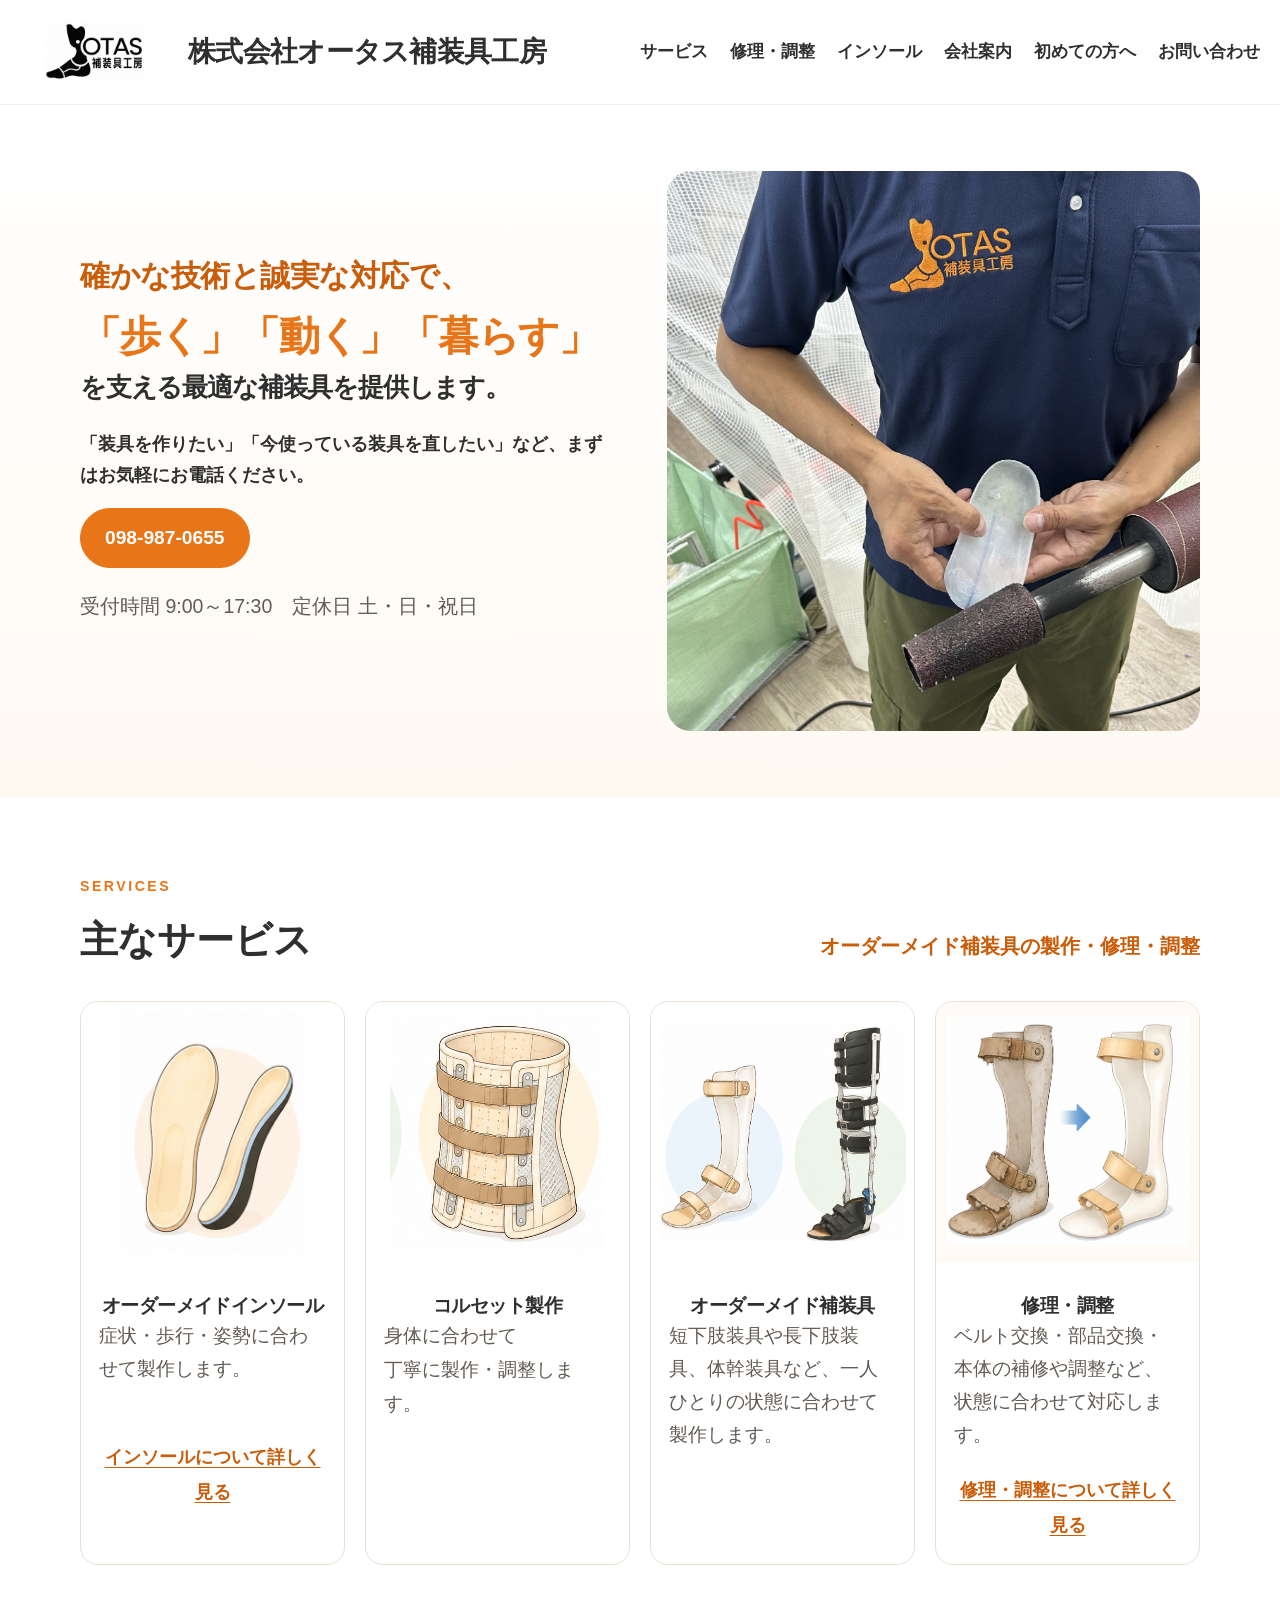
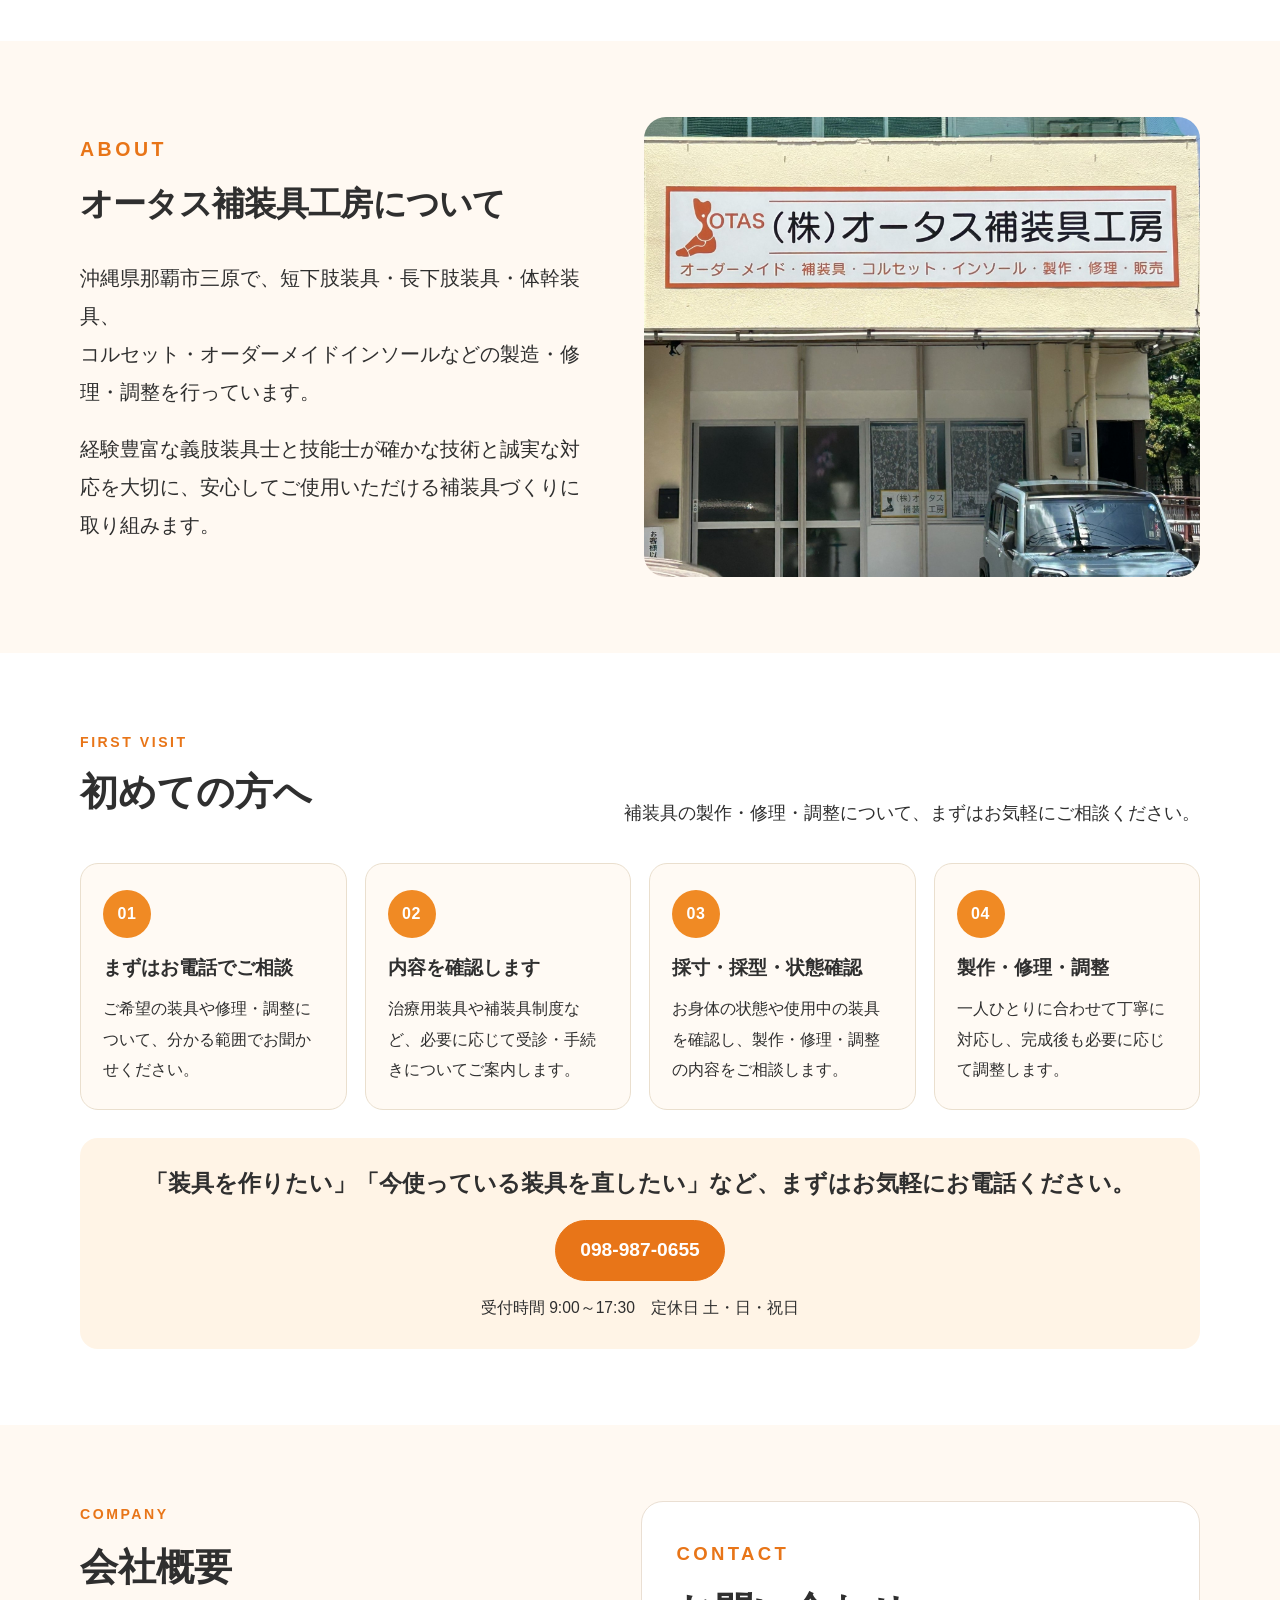
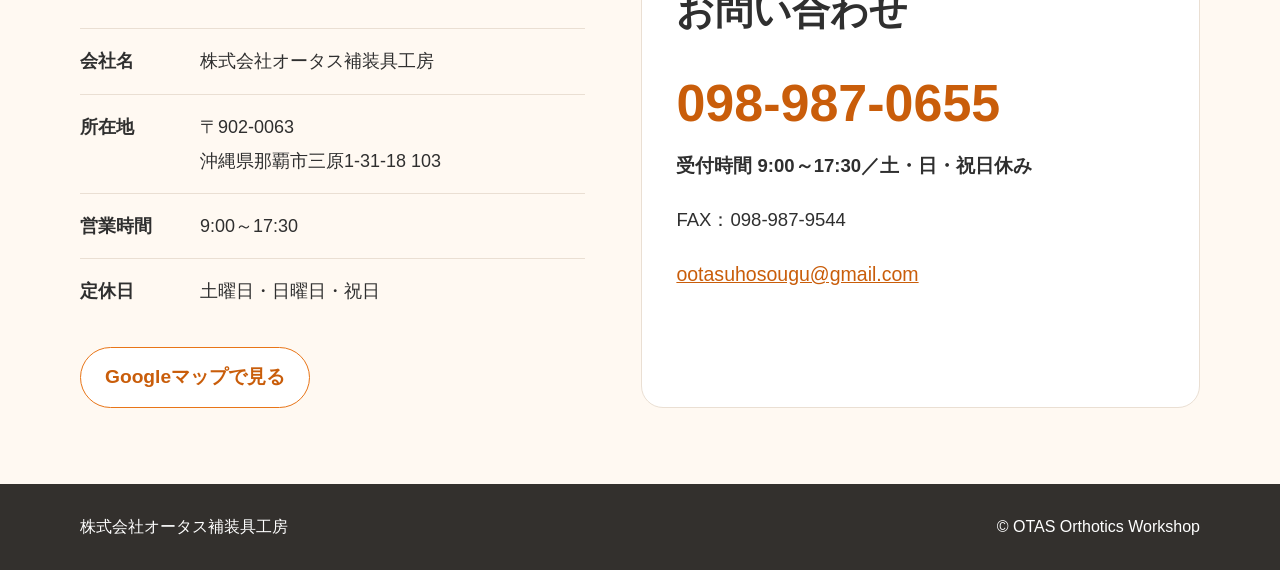
<file: index.html>
<!doctype html>
<html lang="ja">
<head>
  <meta charset="utf-8">
  <meta name="viewport" content="width=device-width, initial-scale=1">
  <title>株式会社オータス補装具工房｜沖縄県那覇市の補装具・インソール・コルセット製作</title>
  <meta name="description" content="沖縄県那覇市三原の株式会社オータス補装具工房。短下肢装具・長下肢装具・体幹装具・コルセット・オーダーメイドインソールの製作・修理・調整に対応しています。">
  <link rel="stylesheet" href="style.css">
  <meta name="robots" content="index,follow,max-image-preview:large">
  <link rel="canonical" href="https://otas-hosougukoubou.com/">
  <meta property="og:locale" content="ja_JP">
  <meta property="og:type" content="website">
  <meta property="og:site_name" content="オータス補装具工房">
  <meta property="og:title" content="オータス補装具工房｜沖縄県那覇市のオーダーメイド補装具・インソール">
  <meta property="og:description" content="沖縄県那覇市三原のオータス補装具工房。オーダーメイド補装具、短下肢装具・長下肢装具、コルセット、インソールの製作・修理・調整を行っています。">
  <meta property="og:url" content="https://otas-hosougukoubou.com/">
  <meta name="twitter:card" content="summary">
<script type="application/ld+json">
{
  "@context": "https://schema.org",
  "@type": "LocalBusiness",
  "@id": "https://otas-hosougukoubou.com/#business",
  "name": "株式会社オータス補装具工房",
  "alternateName": "オータス補装具工房",
  "url": "https://otas-hosougukoubou.com/",
  "telephone": "+81-98-987-0655",
  "email": "ootasuhosougu@gmail.com",
  "description": "沖縄県那覇市三原で、オーダーメイド補装具の製造・修理・調整を行う補装具工房です。",
  "address": {
    "@type": "PostalAddress",
    "postalCode": "902-0063",
    "streetAddress": "三原1-31-18 103",
    "addressLocality": "那覇市",
    "addressRegion": "沖縄県",
    "addressCountry": "JP"
  },
  "areaServed": [
    {
      "@type": "City",
      "name": "那覇市"
    },
    {
      "@type": "AdministrativeArea",
      "name": "沖縄県"
    }
  ],
  "openingHoursSpecification": [
    {
      "@type": "OpeningHoursSpecification",
      "dayOfWeek": [
        "Monday",
        "Tuesday",
        "Wednesday",
        "Thursday",
        "Friday"
      ],
      "opens": "09:00",
      "closes": "17:30"
    }
  ],
  "knowsAbout": [
    "補装具",
    "短下肢装具",
    "長下肢装具",
    "コルセット",
    "オーダーメイドインソール",
    "装具修理",
    "装具調整"
  ],
  "hasOfferCatalog": {
    "@type": "OfferCatalog",
    "name": "主なサービス",
    "itemListElement": [
      {
        "@type": "Offer",
        "itemOffered": {
          "@type": "Service",
          "name": "オーダーメイドインソール",
          "serviceType": "症状・歩行・姿勢に合わせたオーダーメイドインソール製作"
        }
      },
      {
        "@type": "Offer",
        "itemOffered": {
          "@type": "Service",
          "name": "コルセット製作",
          "serviceType": "身体に合わせたコルセットの製作・調整"
        }
      },
      {
        "@type": "Offer",
        "itemOffered": {
          "@type": "Service",
          "name": "オーダーメイド補装具",
          "serviceType": "短下肢装具・長下肢装具などのオーダーメイド補装具製作"
        }
      },
      {
        "@type": "Offer",
        "itemOffered": {
          "@type": "Service",
          "name": "修理・調整",
          "serviceType": "補装具のベルト交換・部品交換・本体補修・適合調整"
        }
      }
    ]
  }
}
</script>
</head>
<body>
<header class="site-header">
  <div class="container header-inner">
    <a class="brand" href="#top">
      <img src="assets/logo.png" alt="OTAS 補装具工房">
      <span>株式会社オータス補装具工房</span>
    </a>
    <button class="menu-button" aria-expanded="false" aria-controls="site-nav">メニュー</button>
    <nav id="site-nav" class="site-nav">
      <a href="#services">サービス</a>
      <a href="repair.html">修理・調整</a>
      <a href="insole.html">インソール</a>
      <a href="#about">会社案内</a>
      <a href="#first-visit">初めての方へ</a>
      <a href="#contact">お問い合わせ</a>
    </nav>
  </div>
</header>

<main id="top">
  <section class="hero">
    <div class="container hero-grid">
      <div class="hero-copy">
        <p class="eyebrow hero-one-line">確かな技術と誠実な対応で、</p>
        <h1>
          <span class="hero-phrase">「歩く」「動く」「暮らす」</span>
          <span class="hero-support-full">を支える最適な補装具を提供します。</span>
        </h1>
        <p class="hero-consult">「装具を作りたい」「今使っている装具を直したい」など、まずはお気軽にお電話ください。</p>
        <a class="button primary" href="tel:0989870655">098-987-0655</a>
        <p class="small-note">受付時間 9:00～17:30　定休日 土・日・祝日</p>
      </div>
      <img class="hero-photo" src="assets/hero-work-rotated.jpg" alt="インソールを仕上げている様子">
    </div>
  </section>

  <section id="services" class="section">
    <div class="container">
      <p class="section-kicker">SERVICES</p>
      <div class="services-heading">
        <h2>主なサービス</h2>
        <p>オーダーメイド補装具の製作・修理・調整</p>
      </div>
      <div class="service-grid">
        <article>
          <img class="service-photo service-photo-contain" src="assets/insole-service.jpg" alt="オーダーメイドインソール">
          <h3>オーダーメイドインソール</h3>
          <p>症状・歩行・姿勢に合わせて製作します。</p>
          <a class="service-more" href="insole.html">インソールについて詳しく見る</a>
        </article>
        <article>
          <img class="service-photo service-photo-contain" src="assets/corset-service-v9.jpg" alt="コルセット製作">
          <h3>コルセット製作</h3>
          <p>身体に合わせて<br>丁寧に製作・調整します。</p>
        </article>
        <article>
          <img class="service-photo service-photo-contain" src="assets/orthotics-service.jpg" alt="短下肢装具と長下肢装具">
          <h3>オーダーメイド補装具</h3>
          <p>短下肢装具や長下肢装具、体幹装具など、一人ひとりの状態に合わせて製作します。</p>
        </article>
        <article>
          <img class="service-photo service-photo-contain repair-before-after" src="assets/repair-service-v9.jpg" alt="修理前と修理後の短下肢装具">
          <h3>修理・調整</h3>
          <p>ベルト交換・部品交換・本体の補修や調整など、状態に合わせて対応します。</p>
          <a class="service-more" href="repair.html">修理・調整について詳しく見る</a>
        </article>
      </div>
    </div>
  </section>

  <section id="about" class="section soft">
    <div class="container about-grid">
      <div>
        <p class="section-kicker">ABOUT</p>
        <h2 class="about-title">オータス補装具工房について</h2>
        <p class="about-copy">
          <span class="about-line">沖縄県那覇市三原で、短下肢装具・長下肢装具・体幹装具、</span>
          <span class="about-line">コルセット・オーダーメイドインソールなどの製造・修理・調整を行っています。</span>
          <span class="about-gap" aria-hidden="true"></span>
          <span class="about-line">経験豊富な義肢装具士と技能士が確かな技術と誠実な対応を大切に、安心してご使用いただける補装具づくりに取り組みます。</span>
        </p>
      </div>
      <img src="assets/exterior.jpg" alt="株式会社オータス補装具工房の外観">
    </div>
  </section>


  <section id="first-visit" class="section first-visit">
    <div class="container">
      <p class="section-kicker">FIRST VISIT</p>
      <div class="first-visit-heading">
        <h2>初めての方へ</h2>
        <p>補装具の製作・修理・調整について、まずはお気軽にご相談ください。</p>
      </div>

      <div class="first-visit-grid">
        <article class="visit-step">
          <span class="step-number">01</span>
          <h3>まずはお電話でご相談</h3>
          <p>ご希望の装具や修理・調整について、分かる範囲でお聞かせください。</p>
        </article>

        <article class="visit-step">
          <span class="step-number">02</span>
          <h3>内容を確認します</h3>
          <p>治療用装具や補装具制度など、必要に応じて受診・手続きについてご案内します。</p>
        </article>

        <article class="visit-step">
          <span class="step-number">03</span>
          <h3>採寸・採型・状態確認</h3>
          <p>お身体の状態や使用中の装具を確認し、製作・修理・調整の内容をご相談します。</p>
        </article>

        <article class="visit-step">
          <span class="step-number">04</span>
          <h3>製作・修理・調整</h3>
          <p>一人ひとりに合わせて丁寧に対応し、完成後も必要に応じて調整します。</p>
        </article>
      </div>

      <div class="first-visit-note">
        <p>「装具を作りたい」「今使っている装具を直したい」など、まずはお気軽にお電話ください。</p>
        <a class="button primary" href="tel:0989870655">098-987-0655</a>
        <span>受付時間 9:00～17:30　定休日 土・日・祝日</span>
      </div>
    </div>
  </section>

  <section id="contact" class="section soft">
    <div class="container contact-grid">
      <div>
        <p class="section-kicker">COMPANY</p>
        <h2>会社概要</h2>
        <dl>
          <div><dt>会社名</dt><dd>株式会社オータス補装具工房</dd></div>
          <div><dt>所在地</dt><dd>〒902-0063<br>沖縄県那覇市三原1-31-18 103</dd></div>
          <div><dt>営業時間</dt><dd>9:00～17:30</dd></div>
          <div><dt>定休日</dt><dd>土曜日・日曜日・祝日</dd></div>
        </dl>
        <a class="button secondary" target="_blank" rel="noopener" href="https://www.google.com/maps/search/?api=1&query=%E6%B2%96%E7%B8%84%E7%9C%8C%E9%82%A3%E8%A6%87%E5%B8%82%E4%B8%89%E5%8E%9F1-31-18">Googleマップで見る</a>
      </div>
      <div class="contact-box">
        <p class="section-kicker">CONTACT</p>
        <h2>お問い合わせ</h2>
        <a class="phone" href="tel:0989870655">098-987-0655</a>
        <p class="contact-hours">受付時間 9:00～17:30／土・日・祝日休み</p>
        <p>FAX：098-987-9544</p>
        <a class="mail" href="mailto:ootasuhosougu@gmail.com">ootasuhosougu@gmail.com</a>
      </div>
    </div>
  </section>
</main>

<footer>
  <div class="container footer-inner">
    <span>株式会社オータス補装具工房</span>
    <span>© OTAS Orthotics Workshop</span>
  </div>
</footer>
<script src="script.js"></script>
</body>
</html>
</file>
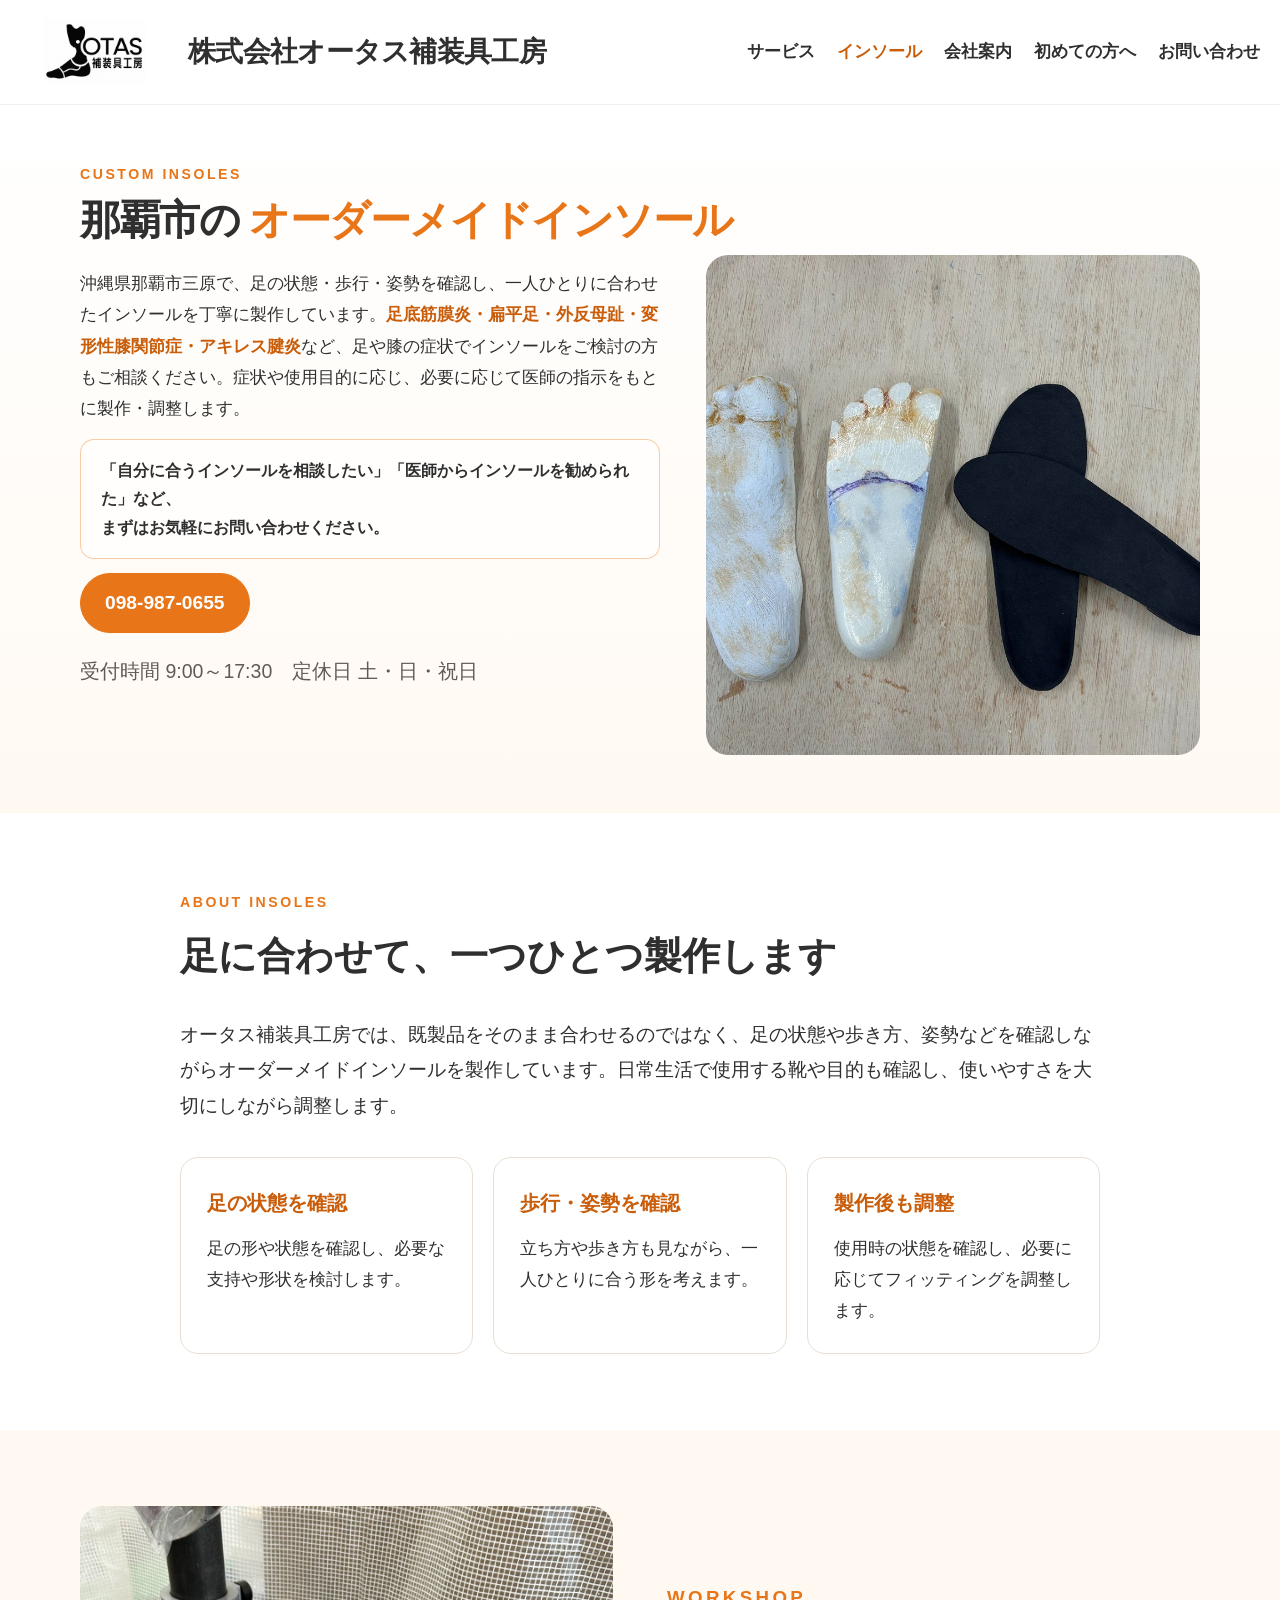
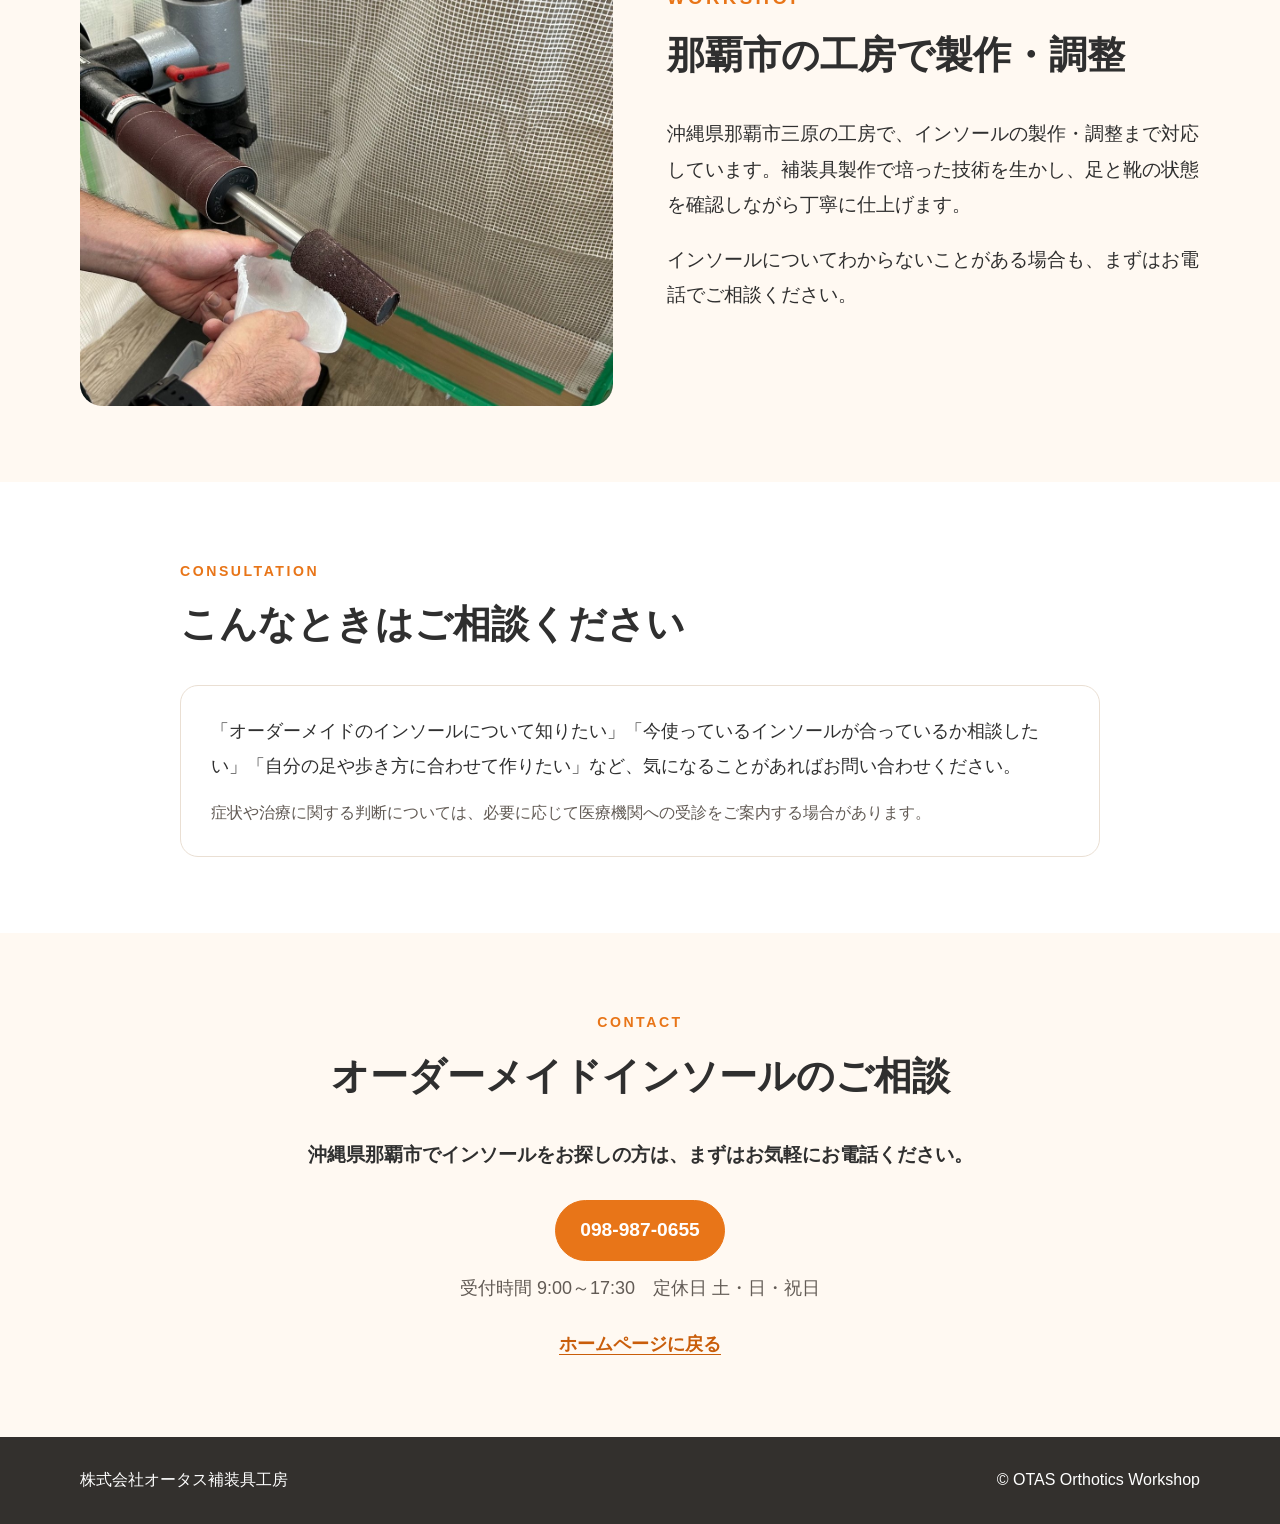
<file: insole.html>
<!doctype html>
<html lang="ja">
<head>
  <meta charset="utf-8">
  <meta name="viewport" content="width=device-width, initial-scale=1">
  <title>那覇市のオーダーメイドインソール｜オータス補装具工房</title>
  <meta name="description" content="沖縄県那覇市三原のオータス補装具工房。足底筋膜炎・扁平足・外反母趾・変形性膝関節症・アキレス腱炎など、足や膝の症状でインソールをご検討の方へ。足の状態・歩行・姿勢を確認し、一人ひとりに合わせて製作・調整します。">
  <link rel="stylesheet" href="style.css">
  <meta name="robots" content="index,follow,max-image-preview:large">
  <link rel="canonical" href="https://otas-hosougukoubou.com/insole.html">
  <meta property="og:locale" content="ja_JP">
  <meta property="og:type" content="website">
  <meta property="og:site_name" content="オータス補装具工房">
  <meta property="og:title" content="那覇市のオーダーメイドインソール｜オータス補装具工房">
  <meta property="og:description" content="沖縄県那覇市で、一人ひとりの足の状態・歩行・姿勢に合わせたオーダーメイドインソールを製作しています。">
  <meta property="og:url" content="https://otas-hosougukoubou.com/insole.html">
  <meta name="twitter:card" content="summary">
<script type="application/ld+json">
{
  "@context":"https://schema.org",
  "@graph":[
    {
      "@type":"LocalBusiness",
      "@id":"https://otas-hosougukoubou.com/#business",
      "name":"株式会社オータス補装具工房",
      "url":"https://otas-hosougukoubou.com/",
      "telephone":"+81-98-987-0655",
      "address":{"@type":"PostalAddress","postalCode":"902-0063","streetAddress":"三原1-31-18 103","addressLocality":"那覇市","addressRegion":"沖縄県","addressCountry":"JP"}
    },
    {
      "@type":"Service",
      "@id":"https://otas-hosougukoubou.com/insole.html#service",
      "name":"オーダーメイドインソール製作",
      "serviceType":"オーダーメイドインソール",
      "provider":{"@id":"https://otas-hosougukoubou.com/#business"},
      "areaServed":[{"@type":"City","name":"那覇市"},{"@type":"AdministrativeArea","name":"沖縄県"}],
      "url":"https://otas-hosougukoubou.com/insole.html",
      "description":"足の状態・歩行・姿勢を確認し、一人ひとりに合わせてオーダーメイドインソールを製作します。"
    },
    {
      "@type":"BreadcrumbList",
      "itemListElement":[
        {"@type":"ListItem","position":1,"name":"ホーム","item":"https://otas-hosougukoubou.com/"},
        {"@type":"ListItem","position":2,"name":"オーダーメイドインソール","item":"https://otas-hosougukoubou.com/insole.html"}
      ]
    }
  ]
}
</script>
</head>
<body>
<header class="site-header">
  <div class="container header-inner">
    <a class="brand" href="index.html">
      <img src="assets/logo.png" alt="OTAS 補装具工房">
      <span>株式会社オータス補装具工房</span>
    </a>
    <button class="menu-button" aria-expanded="false" aria-controls="site-nav">メニュー</button>
    <nav id="site-nav" class="site-nav">
      <a href="index.html#services">サービス</a>
      <a href="insole.html" aria-current="page">インソール</a>
      <a href="index.html#about">会社案内</a>
      <a href="index.html#first-visit">初めての方へ</a>
      <a href="index.html#contact">お問い合わせ</a>
    </nav>
  </div>
</header>

<main>
  <section class="insole-hero">
    <div class="container insole-hero-grid">
      <div>
        <p class="section-kicker">CUSTOM INSOLES</p>
        <h1 class="insole-title">那覇市の <span>オーダーメイドインソール</span></h1>
        <p class="insole-lead">沖縄県那覇市三原で、足の状態・歩行・姿勢を確認し、一人ひとりに合わせたインソールを丁寧に製作しています。<strong>足底筋膜炎・扁平足・外反母趾・変形性膝関節症・アキレス腱炎</strong>など、足や膝の症状でインソールをご検討の方もご相談ください。症状や使用目的に応じ、必要に応じて医師の指示をもとに製作・調整します。</p>
        <p class="insole-note">「自分に合うインソールを相談したい」「医師からインソールを勧められた」など、<br class="desktop-break">まずはお気軽にお問い合わせください。</p>
        <a class="button primary" href="tel:0989870655">098-987-0655</a>
        <p class="small-note">受付時間 9:00～17:30　定休日 土・日・祝日</p>
      </div>
      <img class="insole-hero-photo" src="assets/insole.jpg" alt="オータス補装具工房のオーダーメイドインソール">
    </div>
  </section>

  <section class="section">
    <div class="container narrow-content">
      <p class="section-kicker">ABOUT INSOLES</p>
      <h2>足に合わせて、一つひとつ製作します</h2>
      <p>オータス補装具工房では、既製品をそのまま合わせるのではなく、足の状態や歩き方、姿勢などを確認しながらオーダーメイドインソールを製作しています。日常生活で使用する靴や目的も確認し、使いやすさを大切にしながら調整します。</p>
      <div class="insole-points">
        <article><h3>足の状態を確認</h3><p>足の形や状態を確認し、必要な支持や形状を検討します。</p></article>
        <article><h3>歩行・姿勢を確認</h3><p>立ち方や歩き方も見ながら、一人ひとりに合う形を考えます。</p></article>
        <article><h3>製作後も調整</h3><p>使用時の状態を確認し、必要に応じてフィッティングを調整します。</p></article>
      </div>
    </div>
  </section>

  <section class="section soft">
    <div class="container insole-detail-grid">
      <img src="assets/grinding.jpg" alt="インソールを研磨して仕上げる作業">
      <div>
        <p class="section-kicker">WORKSHOP</p>
        <h2>那覇市の工房で製作・調整</h2>
        <p>沖縄県那覇市三原の工房で、インソールの製作・調整まで対応しています。補装具製作で培った技術を生かし、足と靴の状態を確認しながら丁寧に仕上げます。</p>
        <p>インソールについてわからないことがある場合も、まずはお電話でご相談ください。</p>
      </div>
    </div>
  </section>

  <section class="section">
    <div class="container narrow-content">
      <p class="section-kicker">CONSULTATION</p>
      <h2>こんなときはご相談ください</h2>
      <div class="consult-box">
        <p>「オーダーメイドのインソールについて知りたい」「今使っているインソールが合っているか相談したい」「自分の足や歩き方に合わせて作りたい」など、気になることがあればお問い合わせください。</p>
        <p class="consult-caution">症状や治療に関する判断については、必要に応じて医療機関への受診をご案内する場合があります。</p>
      </div>
    </div>
  </section>

  <section class="section soft">
    <div class="container insole-contact">
      <p class="section-kicker">CONTACT</p>
      <h2>オーダーメイドインソールのご相談</h2>
      <p>沖縄県那覇市でインソールをお探しの方は、まずはお気軽にお電話ください。</p>
      <a class="button primary" href="tel:0989870655">098-987-0655</a>
      <span>受付時間 9:00～17:30　定休日 土・日・祝日</span>
      <a class="back-home" href="index.html">ホームページに戻る</a>
    </div>
  </section>
</main>

<footer>
  <div class="container footer-inner">
    <span>株式会社オータス補装具工房</span>
    <span>© OTAS Orthotics Workshop</span>
  </div>
</footer>
<script src="script.js"></script>
</body>
</html>
</file>
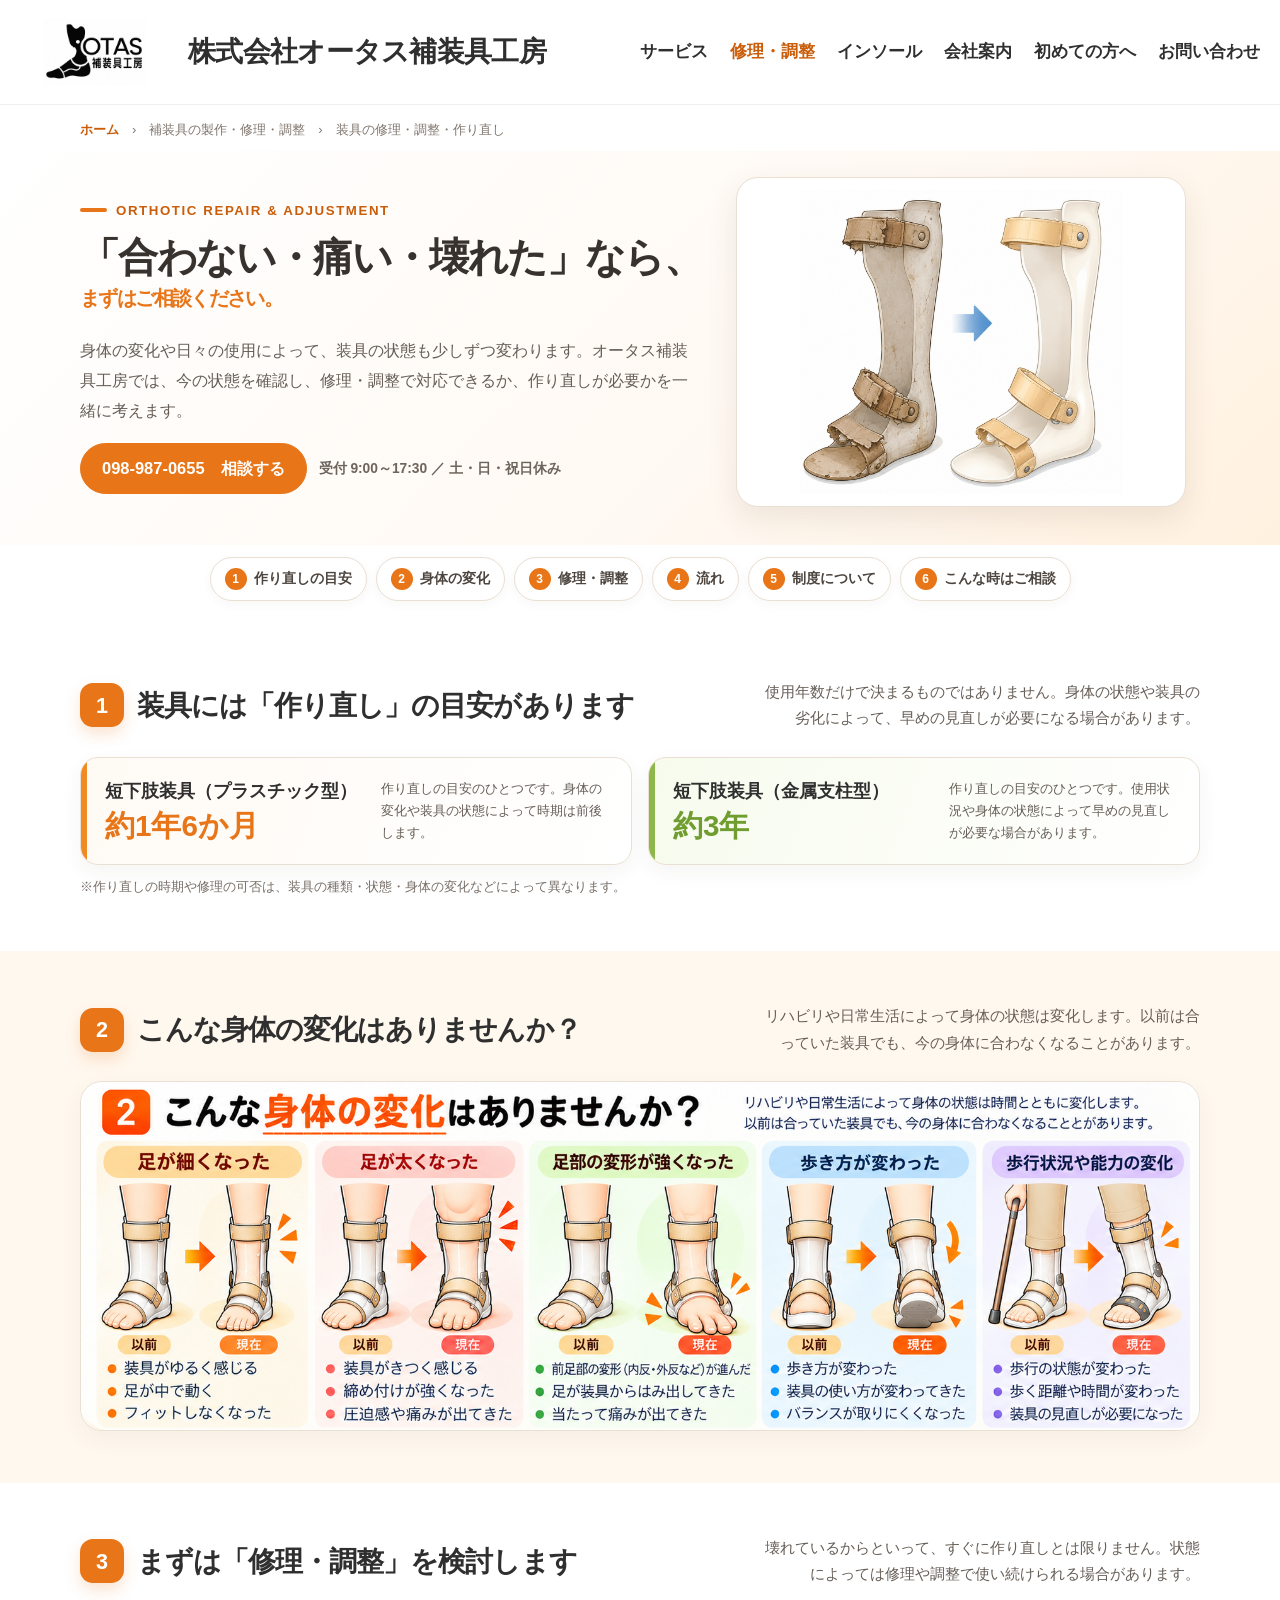
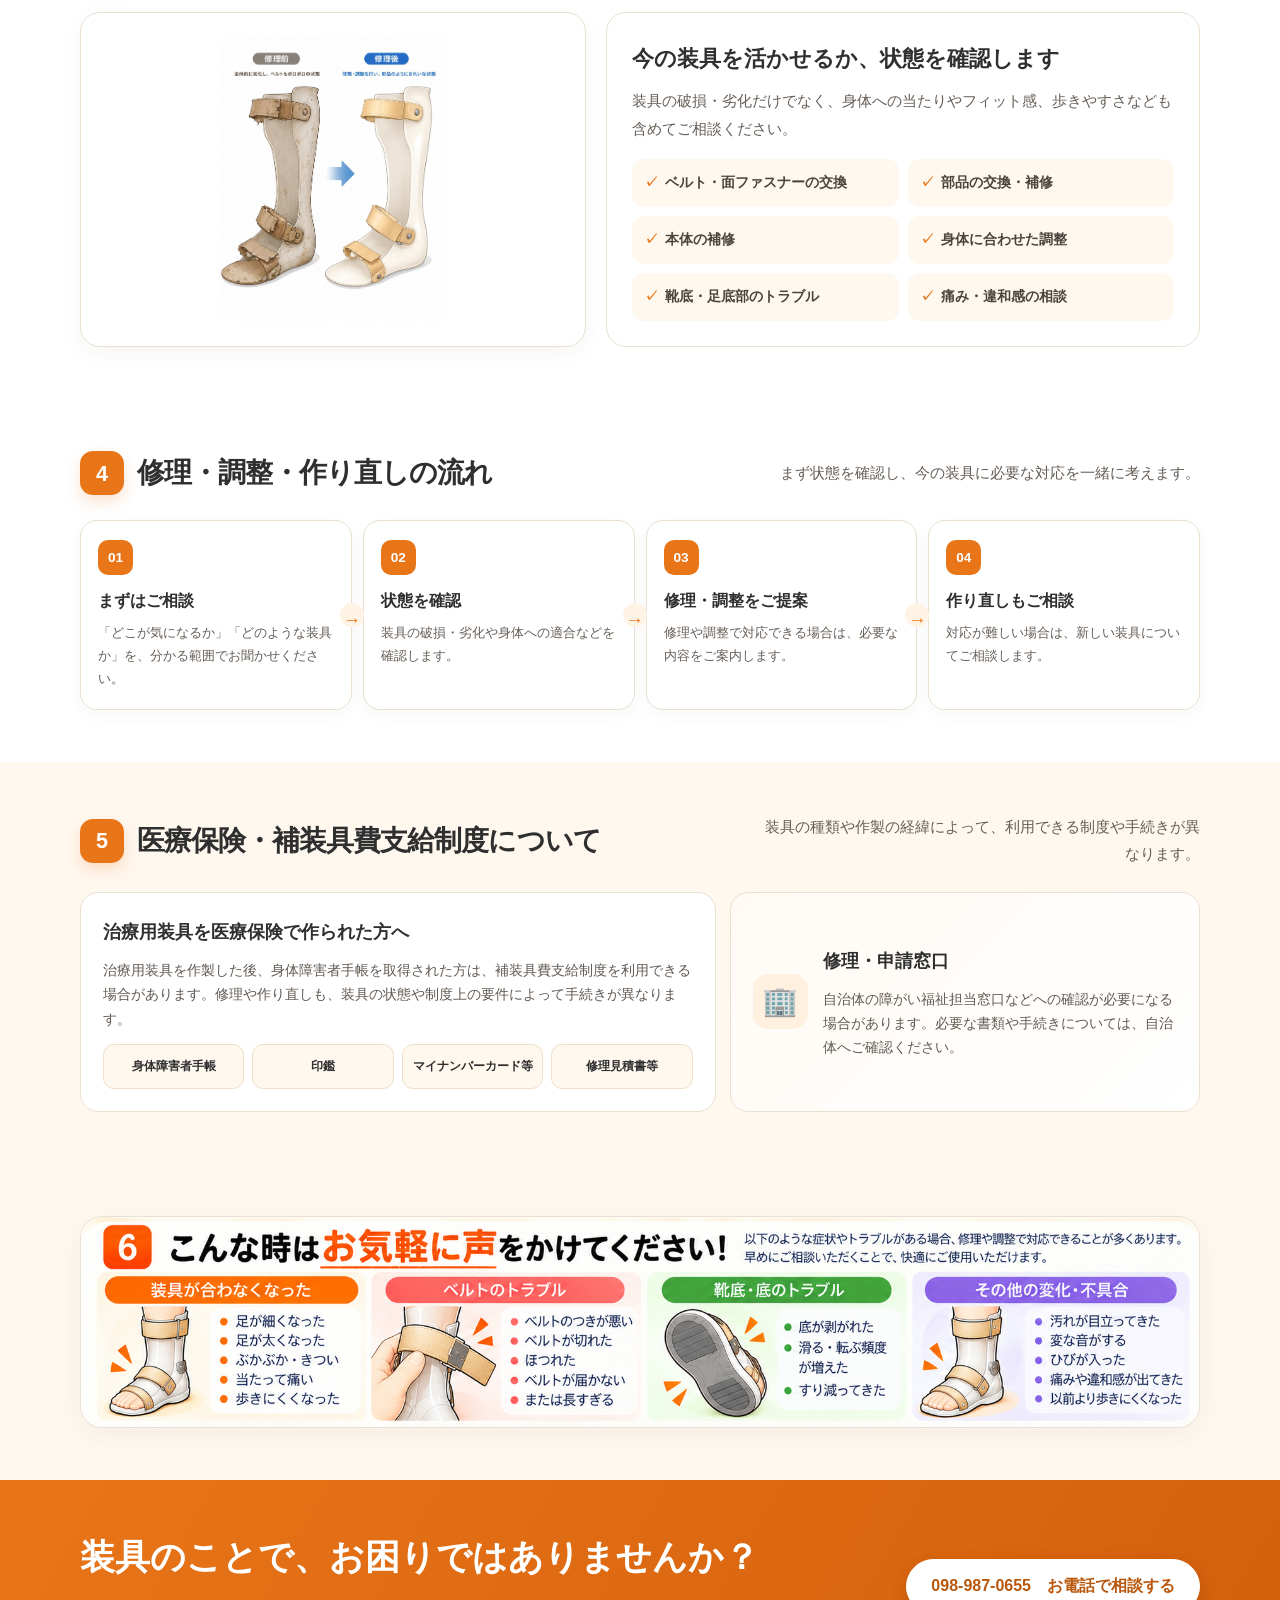
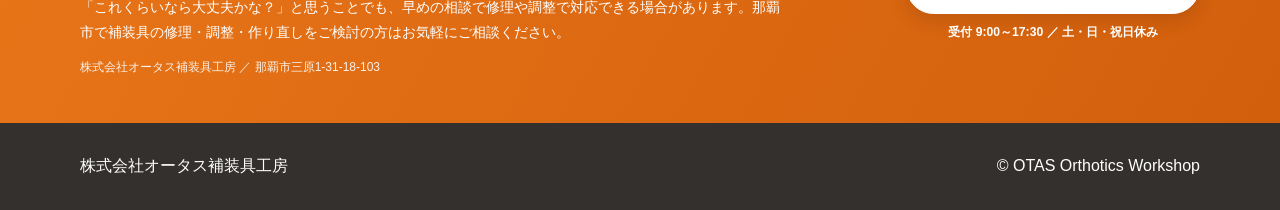
<file: repair.html>
<!doctype html>
<html lang="ja">
<head>
  <meta charset="utf-8">
  <meta name="viewport" content="width=device-width, initial-scale=1">
  <title>那覇市の補装具の修理・調整・作り直し｜オータス補装具工房</title>
  <meta name="description" content="那覇市のオータス補装具工房。装具が合わない、痛い、壊れたなどのお困りごとに、補装具の修理・調整・作り直しをご案内します。短下肢装具をはじめ、装具の状態や身体の変化に合わせてご相談ください。">
  <meta name="robots" content="index,follow,max-image-preview:large">
  <link rel="canonical" href="https://otas-hosougukoubou.com/repair.html">
  <meta property="og:locale" content="ja_JP">
  <meta property="og:type" content="article">
  <meta property="og:site_name" content="オータス補装具工房">
  <meta property="og:title" content="那覇市の補装具の修理・調整・作り直し｜オータス補装具工房">
  <meta property="og:description" content="装具が壊れた、合わなくなった、痛みや違和感があるなど、補装具の修理・調整・作り直しをご案内します。">
  <meta property="og:url" content="https://otas-hosougukoubou.com/repair.html">
  <meta property="og:image" content="https://otas-hosougukoubou.com/assets/repair-service-v9.jpg">
  <link rel="stylesheet" href="style.css">
  <style>
    /* repair page / v2 : existing OTAS site style + A4 handout structure */
    .repair-page{--rp-orange:#e87518;--rp-orange-dark:#c95d0a;--rp-cream:#fff8ef;--rp-cream2:#fff2e2;--rp-green:#edf7df;--rp-purple:#f4efff;--rp-text:#38322e;--rp-muted:#665e57;--rp-line:#eadfd3;overflow:hidden}
    .repair-page *{box-sizing:border-box}
    .repair-page .container{width:min(calc(100% - 40px),1120px);margin:auto}
    .repair-crumb{font-size:.82rem;color:#81776f;padding:13px 0 8px}
    .repair-crumb a{color:var(--rp-orange-dark);text-decoration:none;font-weight:700}

    .repair-hero{padding:26px 0 38px;background:linear-gradient(135deg,#fff 0%,#fff9f3 60%,#fff1df 100%)}
    .repair-hero-grid{display:grid;grid-template-columns:1.03fr .97fr;gap:34px;align-items:center}
    .repair-kicker{display:inline-flex;align-items:center;gap:9px;margin:0 0 9px;color:var(--rp-orange-dark);font-weight:900;font-size:.83rem;letter-spacing:.12em}
    .repair-kicker::before{content:"";width:27px;height:4px;border-radius:99px;background:var(--rp-orange)}
    .repair-hero h1{display:block;color:var(--rp-text);font-size:clamp(2rem,3.15vw,3rem);line-height:1.28;letter-spacing:-.04em;margin:0}
    .repair-hero h1 .hero-key{display:block;color:var(--rp-text);font-weight:600;white-space:nowrap}
    .repair-hero h1 .hero-sub{display:block;color:var(--rp-orange);font-weight:600;margin-top:2px;white-space:nowrap}
    .repair-lead{font-size:1.02rem;line-height:1.85;color:var(--rp-muted);margin:15px 0 18px;max-width:670px}
    .repair-hero-call{display:flex;align-items:center;gap:12px;flex-wrap:wrap}
    .repair-hero-call .button{min-height:46px;font-size:1.03rem;padding:9px 21px}
    .repair-call-note{font-size:.86rem;color:#6d645d;font-weight:700}
    .repair-hero-photo{width:100%;height:330px;object-fit:contain;background:#fff;border:1px solid var(--rp-line);border-radius:22px;padding:12px;box-shadow:0 12px 30px rgba(91,59,30,.10)}

    .repair-jump{padding:12px 0 26px;background:#fff}
    .repair-jump-inner{display:flex;gap:9px;flex-wrap:wrap;justify-content:center}
    .repair-jump a{display:inline-flex;align-items:center;gap:7px;padding:8px 14px;border:1px solid var(--rp-line);border-radius:999px;background:#fff;color:#4d453f;text-decoration:none;font-weight:800;font-size:.86rem;box-shadow:0 3px 12px rgba(70,50,30,.04)}
    .repair-jump a b{display:grid;place-items:center;width:22px;height:22px;border-radius:50%;background:var(--rp-orange);color:#fff;font-size:.75rem}

    .repair-section{padding:52px 0}
    .repair-section.soft{background:var(--rp-cream)}
    .repair-section.tint{background:linear-gradient(180deg,#fff 0%,#fffaf5 100%)}
    .repair-section-head{display:flex;align-items:center;justify-content:space-between;gap:24px;margin-bottom:25px}
    .repair-section-title{display:flex;align-items:center;gap:13px;min-width:0;flex:1 1 auto}
    .repair-number{flex:0 0 auto;display:grid;place-items:center;width:44px;height:44px;border-radius:13px;background:var(--rp-orange);color:#fff;font-weight:900;font-size:1.35rem;box-shadow:0 7px 15px rgba(232,117,24,.20)}
    .repair-section-title h2{margin:0;font-size:clamp(1.55rem,2.15vw,2rem);line-height:1.28;letter-spacing:-.035em}
    .repair-section-head p{margin:0;flex:0 0 40%;max-width:450px;color:var(--rp-muted);font-size:.94rem;line-height:1.75;text-align:right}
    @media(min-width:951px){
      .repair-section-title h2{white-space:nowrap;word-break:keep-all;overflow-wrap:normal}
    }

    .repair-lifespan{display:grid;grid-template-columns:1fr 1fr;gap:16px}
    .life-card{display:grid;grid-template-columns:1.1fr .9fr;align-items:center;position:relative;border-radius:18px;padding:20px 24px;background:#fff;border:1px solid var(--rp-line);box-shadow:0 7px 20px rgba(70,50,30,.055);overflow:hidden}
    .life-card:first-child{background:linear-gradient(110deg,#fffaf4,#fff)}
    .life-card:last-child{background:linear-gradient(110deg,#f7fbed,#fff)}
    .life-card::before{content:"";position:absolute;left:0;top:0;bottom:0;width:6px;background:#f08a24}.life-card:last-child::before{background:#8eb74b}
    .life-card h3{margin:0 0 5px;font-size:1.1rem;line-height:1.45}.life-card .life-time{font-size:1.85rem;font-weight:900;color:var(--rp-orange);line-height:1.1}.life-card:last-child .life-time{color:#6f9d2f}
    .life-card p{margin:0;color:var(--rp-muted);font-size:.84rem;line-height:1.65}
    .repair-note{margin:10px 0 0;color:#786f68;font-size:.79rem}

    .change-grid{display:grid;grid-template-columns:repeat(5,1fr);gap:14px}
    .change-card{position:relative;background:#fff;border:1px solid var(--rp-line);border-radius:17px;padding:12px 10px 16px;text-align:center;min-height:228px;box-shadow:0 6px 18px rgba(70,50,30,.045);overflow:hidden}
    .change-card::before{content:"";position:absolute;inset:0 0 auto;height:4px;background:var(--rp-orange);border-radius:17px 17px 0 0}
    .change-visual{height:118px;margin:2px auto 10px;border-radius:14px;display:flex;align-items:center;justify-content:center;overflow:hidden}
    .change-visual img{width:100%;height:100%;object-fit:contain;display:block}
    .change-card h3{font-size:.98rem;margin:0;line-height:1.4}.change-card p{margin:4px 0 0;color:#6d645d;font-size:.76rem;line-height:1.45}

    .repair-feature{display:grid;grid-template-columns:.92fr 1.08fr;gap:20px;align-items:stretch}
    .repair-feature-media{background:#fff;border:1px solid var(--rp-line);border-radius:20px;padding:12px;display:flex;align-items:center;justify-content:center;min-height:310px;box-shadow:0 7px 20px rgba(70,50,30,.045)}
    .repair-feature-media img{width:100%;height:285px;object-fit:contain}
    .repair-feature-copy{background:#fff;border:1px solid var(--rp-line);border-radius:20px;padding:25px}
    .repair-feature-copy h3{margin:0 0 8px;font-size:1.35rem}.repair-feature-copy p{margin:0;color:var(--rp-muted);font-size:.94rem;line-height:1.8}
    .repair-checks{display:grid;grid-template-columns:1fr 1fr;gap:9px;margin-top:17px}
    .repair-check{padding:11px 12px;border-radius:12px;background:#fff8ef;font-size:.86rem;font-weight:800;color:#4b443e}.repair-check::before{content:"✓";color:var(--rp-orange);margin-right:7px}

    .trouble-grid{display:grid;grid-template-columns:1fr 1fr;gap:13px}
    .trouble-card{display:grid;grid-template-columns:118px 1fr;gap:16px;align-items:center;border-radius:18px;padding:16px 18px;border:1px solid var(--rp-line);min-height:158px}
    .trouble-card:nth-child(1){background:#fff6ec}.trouble-card:nth-child(2){background:#fff0ed}.trouble-card:nth-child(3){background:var(--rp-green)}.trouble-card:nth-child(4){background:var(--rp-purple)}
    .trouble-visual{height:118px;border-radius:15px;background:rgba(255,255,255,.78);display:flex;align-items:center;justify-content:center;overflow:hidden;border:1px solid rgba(232,117,24,.08)}
    .trouble-visual img{width:100%;height:100%;object-fit:contain;padding:4px}
    .trouble-label{display:inline-block;padding:4px 10px;border-radius:999px;background:#3e3934;color:#fff;font-size:.76rem;font-weight:900;margin-bottom:6px}.trouble-card h3{margin:0 0 5px;font-size:1.08rem}.trouble-card ul{margin:0;padding-left:1.1em;line-height:1.65;color:#625a53;font-size:.83rem}

    .flow{display:grid;grid-template-columns:repeat(4,1fr);gap:11px}
    .flow-card{position:relative;background:#fff;border:1px solid var(--rp-line);border-radius:17px;padding:19px 17px;min-height:170px;box-shadow:0 5px 16px rgba(70,50,30,.04)}
    .flow-card:not(:last-child)::after{content:"→";position:absolute;right:-13px;top:50%;transform:translateY(-50%);width:24px;height:24px;border-radius:50%;display:grid;place-items:center;background:#fff3e6;color:var(--rp-orange);font-weight:900;z-index:2}
    .flow-num{display:grid;place-items:center;width:35px;height:35px;border-radius:10px;background:var(--rp-orange);color:#fff;font-weight:900;margin-bottom:11px;font-size:.85rem}.flow-card h3{margin:0 0 6px;font-size:1rem}.flow-card p{margin:0;color:#665e57;font-size:.83rem;line-height:1.7}

    .procedure{display:grid;grid-template-columns:1.15fr .85fr;gap:14px}
    .procedure-box,.procedure-office{background:#fff;border:1px solid var(--rp-line);border-radius:18px;padding:22px}.procedure-box h3,.procedure-office h3{margin:0 0 9px;font-size:1.12rem}.procedure-box p,.procedure-office p{margin:0;color:#625a53;font-size:.87rem;line-height:1.75}.procedure-list{display:grid;grid-template-columns:repeat(4,1fr);gap:8px;margin-top:13px}.procedure-item{border-radius:11px;background:#fff8ef;border:1px solid #f1dfc8;padding:10px 7px;text-align:center;font-weight:800;font-size:.75rem}.procedure-office{display:flex;align-items:center;gap:15px;background:linear-gradient(135deg,#fffaf4,#fff)}.office-mark{width:55px;height:55px;flex:0 0 auto;border-radius:15px;background:#fff0df;display:grid;place-items:center;font-size:1.8rem}

    .repair-cta{padding:45px 0;background:linear-gradient(120deg,#e87518,#d25f0c);color:#fff}.repair-cta-inner{display:flex;align-items:center;justify-content:space-between;gap:25px}.repair-cta h2{font-size:clamp(1.65rem,2.7vw,2.35rem);margin:0 0 5px;color:#fff}.repair-cta p{margin:0;max-width:700px;font-size:.9rem;line-height:1.75}.repair-cta-actions{text-align:center;flex:0 0 auto}.repair-cta .button{background:#fff;color:#b9570c;border-color:#fff;min-height:49px;font-size:1rem;box-shadow:0 7px 20px rgba(0,0,0,.12)}.cta-hours{margin-top:7px;font-size:.76rem;font-weight:700}.repair-bottom-note{margin-top:10px;font-size:.75rem;opacity:.9}

    .repair-infographic{width:100%;display:block;background:#fff;border:1px solid var(--rp-line);border-radius:22px;overflow:hidden;box-shadow:0 8px 24px rgba(70,50,30,.05)}
    .repair-infographic img{display:block;width:100%;height:auto;margin:0}
    .repair-accessible-note{position:absolute;width:1px;height:1px;padding:0;margin:-1px;overflow:hidden;clip:rect(0,0,0,0);white-space:nowrap;border:0}

    @media(max-width:950px){
      .repair-hero-grid{grid-template-columns:1fr;gap:20px}.repair-hero-photo{height:290px}.repair-section-head{display:block}.repair-section-head p{text-align:left;margin-top:7px}.change-grid{grid-template-columns:repeat(3,1fr)}.repair-feature{grid-template-columns:1fr 1fr}.trouble-card{grid-template-columns:95px 1fr}.flow{grid-template-columns:repeat(2,1fr)}.flow-card:not(:last-child)::after{display:none}.procedure{grid-template-columns:1fr}.repair-cta-inner{display:block}.repair-cta-actions{margin-top:18px;text-align:left}
    }
    @media(max-width:680px){
      .repair-page .container{width:min(calc(100% - 28px),1120px)}.repair-crumb{font-size:.72rem}.repair-hero{padding:18px 0 28px}.repair-hero h1{font-size:2rem}.repair-hero h1 .hero-key,.repair-hero h1 .hero-sub{white-space:normal}.repair-lead{font-size:.93rem}.repair-hero-photo{height:235px}.repair-jump{padding-bottom:18px}.repair-jump-inner{justify-content:flex-start}.repair-jump a{font-size:.76rem;padding:7px 10px}.repair-section{padding:40px 0}.repair-section-title h2{font-size:1.42rem;line-height:1.45;white-space:normal;word-break:normal}.repair-number{width:38px;height:38px;font-size:1.1rem;border-radius:11px}.repair-lifespan,.repair-feature,.trouble-grid,.procedure{grid-template-columns:1fr}.life-card{grid-template-columns:1fr;padding:18px 20px}.life-card p{margin-top:8px}.change-grid{grid-template-columns:1fr 1fr;gap:9px}.change-card{min-height:190px;padding:11px 8px}.change-visual{height:96px}.change-card h3{font-size:.88rem}.change-card p{font-size:.72rem}.repair-feature-media{min-height:240px}.repair-feature-media img{height:215px}.repair-feature-copy{padding:19px}.repair-checks{grid-template-columns:1fr}.trouble-card{grid-template-columns:85px 1fr;padding:12px;min-height:132px}.trouble-visual{height:88px}.trouble-label{font-size:.68rem}.trouble-card h3{font-size:.94rem}.trouble-card ul{font-size:.75rem}.flow{grid-template-columns:1fr}.flow-card{min-height:0}.procedure-list{grid-template-columns:1fr 1fr}.procedure-office{align-items:flex-start}.repair-cta{padding:38px 0}.repair-cta p{font-size:.82rem}.repair-cta .button{width:100%}
    }
  </style>
  <script type="application/ld+json">
  {
    "@context":"https://schema.org",
    "@type":"WebPage",
    "name":"那覇市の補装具の修理・調整・作り直し",
    "url":"https://otas-hosougukoubou.com/repair.html",
    "description":"那覇市のオータス補装具工房による補装具の修理・調整・作り直しの案内ページ。",
    "isPartOf":{"@type":"WebSite","name":"オータス補装具工房","url":"https://otas-hosougukoubou.com/"},
    "about":["補装具の修理","補装具の調整","短下肢装具","装具の作り直し"]
  }
  </script>
</head>
<body>
<header class="site-header">
  <div class="container header-inner">
    <a class="brand" href="index.html#top"><img src="assets/logo.png" alt="OTAS 補装具工房"><span>株式会社オータス補装具工房</span></a>
    <button class="menu-button" aria-expanded="false" aria-controls="site-nav">メニュー</button>
    <nav id="site-nav" class="site-nav">
      <a href="index.html#services">サービス</a>
      <a href="repair.html" aria-current="page">修理・調整</a>
      <a href="insole.html">インソール</a>
      <a href="index.html#about">会社案内</a>
      <a href="index.html#first-visit">初めての方へ</a>
      <a href="index.html#contact">お問い合わせ</a>
    </nav>
  </div>
</header>

<main class="repair-page">
  <div class="container repair-crumb"><a href="index.html">ホーム</a>　›　補装具の製作・修理・調整　›　装具の修理・調整・作り直し</div>

  <section class="repair-hero">
    <div class="container repair-hero-grid">
      <div>
        <p class="repair-kicker">ORTHOTIC REPAIR & ADJUSTMENT</p>
        <h1><strong class="hero-key">「合わない・痛い・壊れた」なら、</strong><span class="hero-sub">まずはご相談ください。</span></h1>
        <p class="repair-lead">身体の変化や日々の使用によって、装具の状態も少しずつ変わります。オータス補装具工房では、今の状態を確認し、修理・調整で対応できるか、作り直しが必要かを一緒に考えます。</p>
        <div class="repair-hero-call"><a class="button primary" href="tel:0989870655">098-987-0655　相談する</a><span class="repair-call-note">受付 9:00～17:30 ／ 土・日・祝日休み</span></div>
      </div>
      <img class="repair-hero-photo" src="assets/repair-service-v9.jpg" alt="補装具の修理前後のイメージ">
    </div>
  </section>

  <nav class="repair-jump" aria-label="ページ内メニュー">
    <div class="container repair-jump-inner">
      <a href="#timing"><b>1</b>作り直しの目安</a><a href="#changes"><b>2</b>身体の変化</a><a href="#repair"><b>3</b>修理・調整</a><a href="#flow"><b>4</b>流れ</a><a href="#system"><b>5</b>制度について</a><a href="#trouble"><b>6</b>こんな時はご相談</a>
    </div>
  </nav>

  <section id="timing" class="repair-section">
    <div class="container">
      <div class="repair-section-head"><div class="repair-section-title"><span class="repair-number">1</span><h2>装具には「作り直し」の目安があります</h2></div><p>使用年数だけで決まるものではありません。身体の状態や装具の劣化によって、早めの見直しが必要になる場合があります。</p></div>
      <div class="repair-lifespan">
        <article class="life-card"><div><h3>短下肢装具（プラスチック型）</h3><div class="life-time">約1年6か月</div></div><p>作り直しの目安のひとつです。身体の変化や装具の状態によって時期は前後します。</p></article>
        <article class="life-card"><div><h3>短下肢装具（金属支柱型）</h3><div class="life-time">約3年</div></div><p>作り直しの目安のひとつです。使用状況や身体の状態によって早めの見直しが必要な場合があります。</p></article>
      </div>
      <p class="repair-note">※作り直しの時期や修理の可否は、装具の種類・状態・身体の変化などによって異なります。</p>
    </div>
  </section>

  <section id="changes" class="repair-section soft">
    <div class="container">
      <div class="repair-section-head"><div class="repair-section-title"><span class="repair-number">2</span><h2>こんな身体の変化はありませんか？</h2></div><p>リハビリや日常生活によって身体の状態は変化します。以前は合っていた装具でも、今の身体に合わなくなることがあります。</p></div>
      <div class="repair-infographic repair-infographic-section2">
        <img src="assets/repair-illustrations/section2.png" alt="身体の変化によって装具が合わなくなる例：足が細くなった、足が太くなった、足部の変形が強くなった、歩き方が変わった、歩行状況や能力が変化した場合" loading="lazy">
      </div>
    </div>
  </section>

  <section id="repair" class="repair-section">
    <div class="container">
      <div class="repair-section-head"><div class="repair-section-title"><span class="repair-number">3</span><h2>まずは「修理・調整」を検討します</h2></div><p>壊れているからといって、すぐに作り直しとは限りません。状態によっては修理や調整で使い続けられる場合があります。</p></div>
      <div class="repair-feature">
        <div class="repair-feature-media"><img src="assets/repair-before-after.jpg" alt="補装具の修理前後の比較"></div>
        <div class="repair-feature-copy">
          <h3>今の装具を活かせるか、状態を確認します</h3>
          <p>装具の破損・劣化だけでなく、身体への当たりやフィット感、歩きやすさなども含めてご相談ください。</p>
          <div class="repair-checks"><div class="repair-check">ベルト・面ファスナーの交換</div><div class="repair-check">部品の交換・補修</div><div class="repair-check">本体の補修</div><div class="repair-check">身体に合わせた調整</div><div class="repair-check">靴底・足底部のトラブル</div><div class="repair-check">痛み・違和感の相談</div></div>
        </div>
      </div>
    </div>
  </section>



  <section id="flow" class="repair-section">
    <div class="container">
      <div class="repair-section-head"><div class="repair-section-title"><span class="repair-number">4</span><h2>修理・調整・作り直しの流れ</h2></div><p>まず状態を確認し、今の装具に必要な対応を一緒に考えます。</p></div>
      <div class="flow">
        <article class="flow-card"><span class="flow-num">01</span><h3>まずはご相談</h3><p>「どこが気になるか」「どのような装具か」を、分かる範囲でお聞かせください。</p></article>
        <article class="flow-card"><span class="flow-num">02</span><h3>状態を確認</h3><p>装具の破損・劣化や身体への適合などを確認します。</p></article>
        <article class="flow-card"><span class="flow-num">03</span><h3>修理・調整をご提案</h3><p>修理や調整で対応できる場合は、必要な内容をご案内します。</p></article>
        <article class="flow-card"><span class="flow-num">04</span><h3>作り直しもご相談</h3><p>対応が難しい場合は、新しい装具についてご相談します。</p></article>
      </div>
    </div>
  </section>

  <section id="system" class="repair-section soft">
    <div class="container">
      <div class="repair-section-head"><div class="repair-section-title"><span class="repair-number">5</span><h2>医療保険・補装具費支給制度について</h2></div><p>装具の種類や作製の経緯によって、利用できる制度や手続きが異なります。</p></div>
      <div class="procedure">
        <div class="procedure-box">
          <h3>治療用装具を医療保険で作られた方へ</h3>
          <p>治療用装具を作製した後、身体障害者手帳を取得された方は、補装具費支給制度を利用できる場合があります。修理や作り直しも、装具の状態や制度上の要件によって手続きが異なります。</p>
          <div class="procedure-list"><div class="procedure-item">身体障害者手帳</div><div class="procedure-item">印鑑</div><div class="procedure-item">マイナンバーカード等</div><div class="procedure-item">修理見積書等</div></div>
        </div>
        <div class="procedure-office"><div class="office-mark">🏢</div><div><h3>修理・申請窓口</h3><p>自治体の障がい福祉担当窓口などへの確認が必要になる場合があります。必要な書類や手続きについては、自治体へご確認ください。</p></div></div>
      </div>
    </div>
  </section>

  <section id="trouble" class="repair-section soft">
    <div class="container">
      <div class="repair-infographic repair-infographic-section6">
        <img src="assets/repair-illustrations/section6.png" alt="装具が合わなくなった、ベルトのトラブル、靴底や底のトラブル、その他の変化や不具合があるときはお気軽にご相談ください" loading="lazy">
      </div>
      <div class="repair-accessible-note">装具が合わなくなった、ベルトが切れた・ほつれた、靴底が剥がれた・すり減った、ひび・異音・痛み・違和感などがある場合は、修理や調整についてご相談ください。</div>
    </div>
  </section>

  <section class="repair-cta">
    <div class="container repair-cta-inner">
      <div><h2>装具のことで、お困りではありませんか？</h2><p>「これくらいなら大丈夫かな？」と思うことでも、早めの相談で修理や調整で対応できる場合があります。那覇市で補装具の修理・調整・作り直しをご検討の方はお気軽にご相談ください。</p><div class="repair-bottom-note">株式会社オータス補装具工房 ／ 那覇市三原1-31-18-103</div></div>
      <div class="repair-cta-actions"><a class="button" href="tel:0989870655">098-987-0655　お電話で相談する</a><div class="cta-hours">受付 9:00～17:30 ／ 土・日・祝日休み</div></div>
    </div>
  </section>
</main>

<footer>
  <div class="container footer-inner"><span>株式会社オータス補装具工房</span><span>© OTAS Orthotics Workshop</span></div>
</footer>
<script src="script.js"></script>
</body>
</html>
</file>
<file: style.css>
:root{
  --orange:#e87518;
  --orange-dark:#c95d0a;
  --cream:#fff9f2;
  --text:#2f2f2f;
  --muted:#625b55;
  --line:#eadfd3;
  --max:1120px;
}
*{box-sizing:border-box}
html{scroll-behavior:smooth}
body{
  margin:0;
  font-family:"Yu Mincho","Hiragino Mincho ProN","Noto Serif JP","Yu Gothic","Hiragino Kaku Gothic ProN",sans-serif;
  color:var(--text);
  line-height:1.9;
  background:#fff;
  font-size:18px;
}
img{display:block;max-width:100%}
a{color:inherit}
.container{width:min(calc(100% - 40px),var(--max));margin:auto}
.site-header{position:sticky;top:0;z-index:10;background:rgba(255,255,255,.97);border-bottom:1px solid rgba(0,0,0,.06)}
.header-inner{min-height:78px;display:flex;align-items:center;justify-content:space-between;gap:24px}
.brand{display:flex;align-items:center;gap:14px;text-decoration:none;font-weight:700;font-size:1.22rem}
.brand img{width:118px;height:52px;object-fit:contain}
.site-nav{display:flex;gap:30px}
.site-nav a{text-decoration:none;font-weight:700;font-size:1rem}
.menu-button{display:none;border:1px solid var(--line);background:#fff;border-radius:999px;padding:9px 15px;font-size:1rem}

.hero{padding:66px 0;background:linear-gradient(180deg,#fff 0%,var(--cream) 100%)}
.hero-grid{display:grid;grid-template-columns:1fr 1fr;gap:54px;align-items:center}
.eyebrow{color:var(--orange-dark);font-weight:700;margin:0 0 12px;font-size:1.22rem}
h1{font-size:clamp(2.15rem,4vw,3.7rem);line-height:1.5;margin:0;letter-spacing:.01em}
.hero-keywords{color:var(--orange);white-space:nowrap}
.hero-sub{color:var(--muted);font-weight:700;margin:24px 0;font-size:1.22rem}
.hero-photo{width:100%;height:560px;object-fit:cover;object-position:center 48%;border-radius:24px}
.button{display:inline-flex;align-items:center;justify-content:center;min-height:50px;padding:11px 24px;border-radius:999px;text-decoration:none;font-weight:700;border:1px solid var(--orange);font-size:1.20rem}
.primary{background:var(--orange);color:#fff}
.secondary{background:#fff;color:var(--orange-dark)}
.small-note{font-size:1.22rem;color:var(--muted)}

.section{padding:76px 0}
.soft{background:var(--cream)}
.section-kicker{font-size:.88rem;letter-spacing:.18em;color:var(--orange);font-weight:800;margin:0}
h2{font-size:clamp(1.85rem,3vw,2.45rem);margin:4px 0 24px}
.service-grid{display:grid;grid-template-columns:repeat(4,1fr);gap:20px}
.service-grid article{border:1px solid var(--line);border-radius:18px;overflow:hidden;background:#fff}
.service-grid img{width:100%;height:220px;object-fit:cover}
.service-grid h3{font-size:1.38rem;margin:20px 20px 8px}
.service-grid p{font-size:1.20rem;color:var(--muted);margin:0 20px 22px}

.about-grid{display:grid;grid-template-columns:1fr 1.1fr;gap:58px;align-items:center}
.about-grid p{font-size:1.22rem}
.about-grid img{width:100%;max-height:500px;object-fit:cover;border-radius:22px}
.gallery{display:grid;grid-template-columns:repeat(3,1fr);gap:20px}
.gallery figure{margin:0}
.gallery img{width:100%;height:320px;object-fit:cover;border-radius:18px}
.gallery figcaption{font-weight:700;padding-top:12px;font-size:1.22rem}

.contact-grid{display:grid;grid-template-columns:.95fr 1.05fr;gap:56px}
dl{margin:0 0 24px}
dl div{display:grid;grid-template-columns:120px 1fr;border-top:1px solid var(--line);padding:15px 0}
dt{font-weight:700}
dd{margin:0}
.contact-box{background:#fff;border:1px solid var(--line);border-radius:22px;padding:34px}
.contact-box p,.contact-box a{font-size:1.22rem}
.phone{display:block;color:var(--orange-dark);font-size:clamp(2.1rem,5vw,3.25rem)!important;font-weight:800;text-decoration:none;line-height:1.2;margin:14px 0}
.mail{color:var(--orange-dark);overflow-wrap:anywhere}

footer{background:#33302d;color:#fff;padding:28px 0}
.footer-inner{display:flex;justify-content:space-between;gap:20px;font-size:1rem}

@media(max-width:900px){
  body{font-size:17px}
  .brand span{display:none}
  .menu-button{display:block}
  .site-nav{display:none;position:absolute;top:78px;left:0;right:0;background:#fff;padding:18px 20px;border-bottom:1px solid var(--line);flex-direction:column}
  .site-nav.open{display:flex}
  .hero-grid,.about-grid,.contact-grid{grid-template-columns:1fr}
  .hero-photo{height:500px}
  .service-grid{grid-template-columns:repeat(2,1fr)}
}
@media(max-width:620px){
  body{font-size:17px}
  .container{width:min(calc(100% - 28px),var(--max))}
  .hero{padding:52px 0}
  h1{font-size:2rem}
  .hero-keywords{font-size:.92em}
  .hero-photo{height:430px}
  .service-grid,.gallery{grid-template-columns:1fr}
  .service-grid img{height:250px}
  .gallery img{height:320px}
  .section{padding:64px 0}
  dl div{grid-template-columns:95px 1fr}
  .footer-inner{flex-direction:column}
}

/* Final readability adjustments */
.keep-line{
  display:block;
  white-space:nowrap;
  font-size:.84em;
  letter-spacing:-.025em;
  line-height:1.25;
}
.support-line{
  display:block;
  margin-top:.18em;
}
.service-grid h3{
  white-space:nowrap;
  font-size:1.18rem;
  letter-spacing:-.03em;
}
.service-grid p{
  font-size:1.18rem;
  line-height:1.75;
}
.site-nav a{
  font-size:1.16rem;
}
.company-list dt,
.company-list dd,
.contact-box p,
.mail{
  font-size:1.16rem;
}
.gallery figcaption{
  font-size:1.18rem;
}
@media(max-width:1100px){
  .keep-line{font-size:.74em}
  .service-grid h3{font-size:1.05rem}
}
@media(max-width:900px){
  body{font-size:18px}
  .keep-line{
    font-size:.82em;
    letter-spacing:-.045em;
  }
  .service-grid h3{
    font-size:1.18rem;
  }
}
@media(max-width:620px){
  body{font-size:17.5px}
  .keep-line{
    font-size:.66em;
    letter-spacing:-.06em;
  }
  .support-line{
    font-size:.92em;
  }
  .service-grid h3{
    font-size:1.17rem;
    white-space:nowrap;
  }
  .service-grid p{
    font-size:1.08rem;
  }
}

/* v4 requested layout refinements */
.hero-copy{
  min-width:0;
}
.hero-one-line{
  white-space:nowrap;
  font-size:clamp(1.4rem,2.2vw,2.15rem);
  line-height:1.25;
  letter-spacing:.01em;
  margin-bottom:18px;
}
h1{
  display:flex;
  flex-direction:column;
  gap:.10em;
}
.hero-phrase{
  display:block;
  white-space:nowrap;
  color:var(--orange);
  font-size:clamp(2rem,3.2vw,3.25rem);
  line-height:1.25;
  letter-spacing:-.035em;
}
.hero-support{
  display:block;
  white-space:nowrap;
  font-size:clamp(1.55rem,2.6vw,2.55rem);
  line-height:1.3;
  letter-spacing:-.03em;
}
.hero-final{
  display:block;
  font-size:clamp(1.55rem,2.6vw,2.55rem);
  line-height:1.3;
}
.services-heading{
  display:flex;
  align-items:baseline;
  justify-content:space-between;
  gap:28px;
  margin-bottom:24px;
}
.services-heading h2{
  margin-bottom:0;
  white-space:nowrap;
}
.services-heading p{
  margin:0;
  font-size:1.28rem;
  font-weight:700;
  color:var(--orange-dark);
  text-align:right;
}
.about-title{
  white-space:nowrap;
  font-size:clamp(1.8rem,2.6vw,2.45rem);
  letter-spacing:-.025em;
}
@media(max-width:1100px){
  .hero-one-line{font-size:1.55rem}
  .hero-phrase{font-size:2.55rem}
  .hero-support,.hero-final{font-size:2rem}
  .services-heading p{font-size:1.16rem}
}
@media(max-width:900px){
  .services-heading{
    align-items:flex-start;
  }
  .services-heading p{
    max-width:52%;
  }
  .about-title{
    font-size:2rem;
  }
}
@media(max-width:620px){
  .hero-one-line{
    font-size:1.16rem;
    letter-spacing:-.04em;
  }
  .hero-phrase{
    font-size:1.55rem;
    letter-spacing:-.07em;
  }
  .hero-support{
    font-size:1.29rem;
    letter-spacing:-.065em;
  }
  .hero-final{
    font-size:1.38rem;
  }
  .services-heading{
    display:grid;
    grid-template-columns:auto 1fr;
    align-items:end;
    gap:12px;
  }
  .services-heading h2{
    font-size:1.72rem;
  }
  .services-heading p{
    max-width:none;
    font-size:.96rem;
    line-height:1.45;
  }
  .about-title{
    font-size:1.6rem;
    letter-spacing:-.05em;
  }
}

/* v5 service image refinements */
.service-grid article:nth-child(3) img,
.service-grid article:nth-child(4) img{
  object-fit:cover;
  object-position:center;
}

/* v6: 修理・調整画像をカード枠内に収める */
.service-grid article:nth-child(4) img{
  width:100%;
  height:220px;
  object-fit:contain;
  object-position:center;
  background:#fffaf4;
  padding:10px;
}
@media(max-width:620px){
  .service-grid article:nth-child(4) img{
    height:250px;
    padding:12px;
  }
}

/* v7: ユーザー提供画像を実サイトへ反映 */
.service-grid .service-photo-contain{
  width:100%;
  height:260px;
  object-fit:contain !important;
  object-position:center;
  background:#fff;
  padding:8px;
}
.service-grid .repair-before-after{
  height:260px;
  padding:6px;
}
@media(max-width:900px){
  .service-grid .service-photo-contain,
  .service-grid .repair-before-after{
    height:300px;
  }
}
@media(max-width:620px){
  .service-grid .service-photo-contain,
  .service-grid .repair-before-after{
    height:auto;
    max-height:440px;
  }
}

/* v8 service image replacements */
.service-grid .service-photo-contain{
  width:100%;
  height:260px;
  object-fit:contain !important;
  object-position:center;
  background:#fff;
  padding:8px;
}
@media(max-width:900px){
  .service-grid .service-photo-contain{height:300px;}
}
@media(max-width:620px){
  .service-grid .service-photo-contain{height:auto;max-height:440px;}
}

/* v9: requested service image replacements */
.service-grid .service-photo-contain{
  width:100%;
  height:260px;
  object-fit:contain !important;
  object-position:center;
  background:#fff;
  padding:8px;
}


/* v12: サービス4項目の画像・見出し・本文の開始位置をそろえる */
.service-grid > article{
  display:grid;
  grid-template-rows:260px 3.2em 1fr;
  align-items:start;
}

.service-grid > article > img{
  width:100%;
  height:260px !important;
  object-fit:contain !important;
  object-position:center;
  background:#fff;
  padding:8px;
}

.service-grid > article > h3{
  min-height:3.2em;
  margin:14px 18px 8px !important;
  display:flex;
  align-items:center;
  justify-content:center;
  text-align:center;
  line-height:1.35;
}

.service-grid > article > p{
  margin:0 18px 22px !important;
}

@media(max-width:900px){
  .service-grid > article{
    grid-template-rows:300px 3.2em 1fr;
  }
  .service-grid > article > img{
    height:300px !important;
  }
}

@media(max-width:620px){
  .service-grid > article{
    grid-template-rows:auto auto 1fr;
  }
  .service-grid > article > img{
    height:auto !important;
    max-height:440px;
  }
  .service-grid > article > h3{
    min-height:auto;
  }
}

/* v13-fixed: final typography refinements requested by user */

/* Header: larger logo + company name */
.site-header .header-inner{
  min-height:104px;
}
.site-header .brand{
  gap:18px;
  font-weight:800;
}
.site-header .brand img{
  width:175px;
  height:78px;
  object-fit:contain;
}
.site-header .brand span{
  font-size:clamp(1.75rem,2.45vw,2.45rem);
  line-height:1.15;
  white-space:nowrap;
  letter-spacing:-.025em;
}

/* Hero lead line */
.hero-one-line{
  white-space:nowrap;
  font-size:clamp(1.6rem,2.35vw,2.25rem) !important;
  font-weight:800;
  line-height:1.2;
  letter-spacing:-.015em;
}

/* Main hero phrase and the requested one-line supporting sentence */
.hero-phrase{
  display:block;
  white-space:nowrap;
  font-size:clamp(2.2rem,3.2vw,3.25rem) !important;
  line-height:1.22;
}
.hero-support-full{
  display:block;
  white-space:nowrap;
  font-size:clamp(1.42rem,2.05vw,2.03rem);
  line-height:1.35;
  letter-spacing:-.045em;
  margin-top:.12em;
}

/* About copy */
.about-copy{
  font-size:1.22rem;
  line-height:1.95;
}

/* Keep corset requested break readable */
.service-grid > article:nth-child(2) > p{
  line-height:1.8;
}

/* Tablet */
@media(max-width:1100px){
  .site-header .brand img{
    width:145px;
    height:66px;
  }
  .site-header .brand span{
    font-size:1.85rem;
  }
  .hero-one-line{
    font-size:1.55rem !important;
  }
  .hero-support-full{
    font-size:1.52rem;
    letter-spacing:-.055em;
  }
}

/* Mobile: retain the existing compact header behavior */
@media(max-width:900px){
  .site-header .header-inner{
    min-height:82px;
  }
  .site-header .brand img{
    width:128px;
    height:58px;
  }
  .site-header .brand span{
    display:none;
  }
}

@media(max-width:620px){
  .hero-one-line{
    font-size:1.15rem !important;
    letter-spacing:-.045em;
  }
  .hero-phrase{
    font-size:1.58rem !important;
    letter-spacing:-.065em;
  }
  .hero-support-full{
    font-size:1.08rem;
    letter-spacing:-.07em;
  }
  .about-copy{
    font-size:1.08rem;
  }
}

/* v14: requested spacing and ABOUT line breaks */
.hero-copy .button.primary{
  margin-top:2.2rem;
}

/* ABOUT: exact requested visual line structure */
.about-copy .about-line{
  display:block;
}
.about-copy .about-gap{
  display:block;
  height:1.15rem;
}


/* v17: 初めての方へ / ご依頼の流れ */
.first-visit{
  background:#fff;
}
.first-visit-heading{
  display:flex;
  align-items:end;
  justify-content:space-between;
  gap:28px;
  margin-bottom:34px;
}
.first-visit-heading h2{
  margin:0;
}
.first-visit-heading p{
  margin:0;
  max-width:620px;
  font-size:1.12rem;
  line-height:1.8;
}
.first-visit-grid{
  display:grid;
  grid-template-columns:repeat(4, 1fr);
  gap:18px;
}
.visit-step{
  position:relative;
  padding:26px 22px 24px;
  border:1px solid #eadfce;
  border-radius:18px;
  background:#fffaf4;
  min-height:220px;
}
.step-number{
  display:inline-flex;
  align-items:center;
  justify-content:center;
  width:48px;
  height:48px;
  margin-bottom:16px;
  border-radius:50%;
  background:#f08a24;
  color:#fff;
  font-weight:800;
  font-size:1rem;
  letter-spacing:.04em;
}
.visit-step h3{
  margin:0 0 12px;
  font-size:1.18rem;
  line-height:1.45;
}
.visit-step p{
  margin:0;
  font-size:1.03rem;
  line-height:1.85;
}
.first-visit-note{
  margin-top:28px;
  padding:26px 28px;
  border-radius:18px;
  background:#fff4e6;
  text-align:center;
}
.first-visit-note p{
  margin:0 0 18px;
  font-size:1.18rem;
  font-weight:700;
  line-height:1.7;
}
.first-visit-note .button{
  margin:0 auto 12px;
}
.first-visit-note span{
  display:block;
  font-size:.98rem;
}

@media(max-width:1000px){
  .first-visit-grid{
    grid-template-columns:repeat(2, 1fr);
  }
  .first-visit-heading{
    display:block;
  }
  .first-visit-heading p{
    margin-top:12px;
  }
}

@media(max-width:620px){
  .first-visit-grid{
    grid-template-columns:1fr;
  }
  .visit-step{
    min-height:auto;
  }
  .first-visit-note{
    padding:22px 18px;
  }
}

/* v17.1: 初めての方へ・電話案内文を少し大きく */
.first-visit-note p{
  font-size:1.42rem;
  line-height:1.7;
}

@media(max-width:620px){
  .first-visit-note p{
    font-size:1.25rem;
  }
}


/* v18: final SEO/content refinements */
.hero-consult{
  margin:1.45rem 0 0;
  max-width:640px;
  font-size:1.12rem;
  line-height:1.75;
  font-weight:700;
}
.hero-consult + .button.primary{
  margin-top:1rem;
}
.contact-hours{
  margin:.65rem 0 1rem;
  font-weight:700;
}
@media(max-width:620px){
  .hero-consult{
    font-size:1rem;
    line-height:1.65;
  }
}


/* v19: insole SEO landing page */
.service-grid > article:first-child{grid-template-rows:260px 3.2em auto auto}
.service-more{display:block;margin:0 18px 22px;color:var(--orange-dark);font-weight:700;text-align:center;text-underline-offset:4px}
.insole-hero{padding:66px 0;background:linear-gradient(180deg,#fff 0%,var(--cream) 100%)}
.insole-hero-grid{display:grid;grid-template-columns:1fr 1fr;gap:54px;align-items:center}
.insole-title{display:block;font-size:clamp(2.1rem,3.7vw,3.45rem);line-height:1.35}
.insole-title span{color:var(--orange)}
.insole-lead{font-size:1.22rem;line-height:1.9;margin:24px 0 14px}
.insole-note{font-weight:700;font-size:1.08rem;line-height:1.8;margin:0 0 18px}
.insole-hero-photo{width:100%;height:520px;object-fit:contain;background:#fff;border-radius:24px;padding:18px}
.narrow-content{max-width:920px}
.narrow-content > p:not(.section-kicker){font-size:1.17rem}
.insole-points{display:grid;grid-template-columns:repeat(3,1fr);gap:20px;margin-top:34px}
.insole-points article{background:#fff;border:1px solid var(--line);border-radius:18px;padding:26px}
.insole-points h3{margin:0 0 10px;font-size:1.28rem;color:var(--orange-dark)}
.insole-points p{margin:0;font-size:1.08rem;line-height:1.8}
.insole-detail-grid{display:grid;grid-template-columns:1fr 1fr;gap:54px;align-items:center}
.insole-detail-grid img{width:100%;max-height:500px;object-fit:cover;border-radius:22px}
.insole-detail-grid p{font-size:1.17rem}
.consult-box{padding:28px 30px;border:1px solid var(--line);border-radius:18px;background:#fff}
.consult-box p{margin:0;font-size:1.14rem;line-height:1.9}
.consult-box .consult-caution{margin-top:14px;font-size:1rem;color:var(--muted)}
.insole-contact{text-align:center}
.insole-contact > p:not(.section-kicker){font-size:1.2rem;font-weight:700}
.insole-contact .button{margin:8px auto 10px}
.insole-contact span{display:block;color:var(--muted)}
.back-home{display:inline-block;margin-top:22px;color:var(--orange-dark);font-weight:700;text-underline-offset:4px}
.site-nav a[aria-current="page"]{color:var(--orange-dark)}
@media(max-width:900px){
  .insole-hero-grid,.insole-detail-grid{grid-template-columns:1fr}
  .insole-hero-photo{height:440px}
  .insole-points{grid-template-columns:1fr}
  .service-grid > article:first-child{grid-template-rows:300px 3.2em auto auto}
}
@media(max-width:620px){
  .insole-hero{padding:52px 0}
  .insole-title{font-size:2rem}
  .insole-lead{font-size:1.08rem}
  .insole-hero-photo{height:auto;max-height:420px}
  .service-grid > article:first-child{grid-template-rows:auto auto auto auto}
}


/* v20: desktop header one-line navigation */
@media(min-width:901px){
  .site-header .container{
    width:min(calc(100% - 36px),1240px);
  }
  .site-header .header-inner{
    gap:18px;
  }
  .site-header .brand{
    flex:0 0 auto;
  }
  .site-header .brand img{
    width:150px;
    height:70px;
  }
  .site-header .brand span{
    font-size:clamp(1.65rem,2.15vw,2.15rem);
  }
  .site-nav{
    flex:0 0 auto;
    flex-wrap:nowrap;
    gap:22px;
  }
  .site-nav a{
    white-space:nowrap;
    word-break:keep-all;
    font-size:1.05rem;
    line-height:1.2;
  }
}

/* v20: highlight symptom names without making the hero feel crowded */
.insole-lead strong{
  color:var(--orange-dark);
  font-weight:800;
}


/* v22: approved insole hero layout */
@media(min-width:901px){
  .insole-hero{padding:52px 0 58px}
  .insole-hero-grid{
    grid-template-columns:minmax(0,1.08fr) minmax(420px,.92fr);
    gap:46px;
    align-items:start;
  }
  .insole-hero .section-kicker{margin-top:4px;margin-bottom:8px}
  .insole-title{
    white-space:nowrap;
    word-break:keep-all;
    font-size:clamp(2.15rem,3.2vw,3.25rem);
    line-height:1.22;
    letter-spacing:-.035em;
    margin-bottom:0;
  }
  .insole-lead{
    font-size:clamp(1.08rem,1.35vw,1.22rem);
    line-height:1.82;
    margin:22px 0 14px;
  }
  .insole-note{
    margin:14px 0 14px;
    padding:16px 20px;
    border:1px solid rgba(235,111,0,.35);
    border-radius:14px;
    background:rgba(255,255,255,.68);
    font-size:clamp(1.02rem,1.18vw,1.12rem);
    line-height:1.75;
  }
  .insole-hero .button.primary{margin-top:0}
  .insole-hero-photo{
    height:500px;
    margin-top:98px;
    padding:0;
    object-fit:cover;
    object-position:center;
    background:#fff;
    border-radius:22px;
  }
}
@media(max-width:900px){
  .insole-title{white-space:normal}
  .desktop-break{display:none}
}
@media(max-width:620px){
  .insole-lead{margin-top:18px;line-height:1.78}
  .insole-note{padding:14px 16px;border:1px solid rgba(235,111,0,.30);border-radius:14px;background:rgba(255,255,255,.7)}
}
</file>
